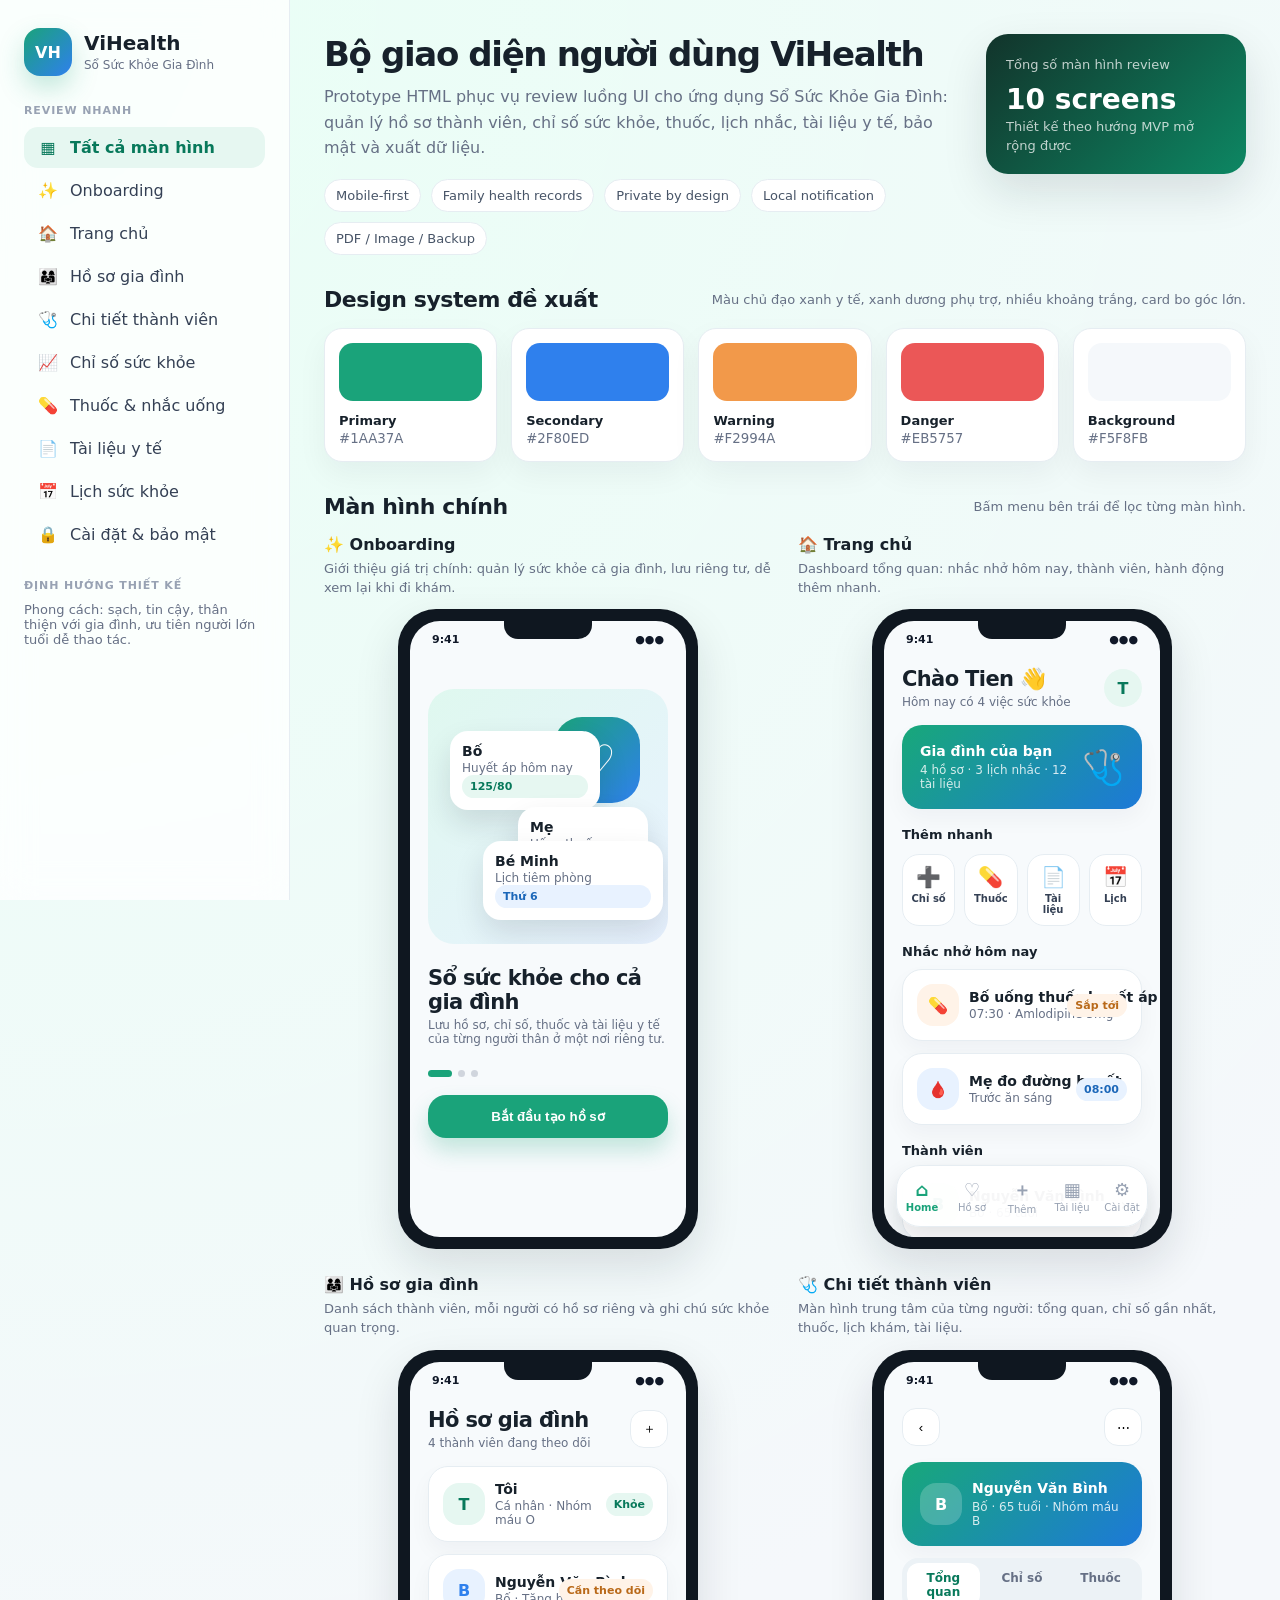
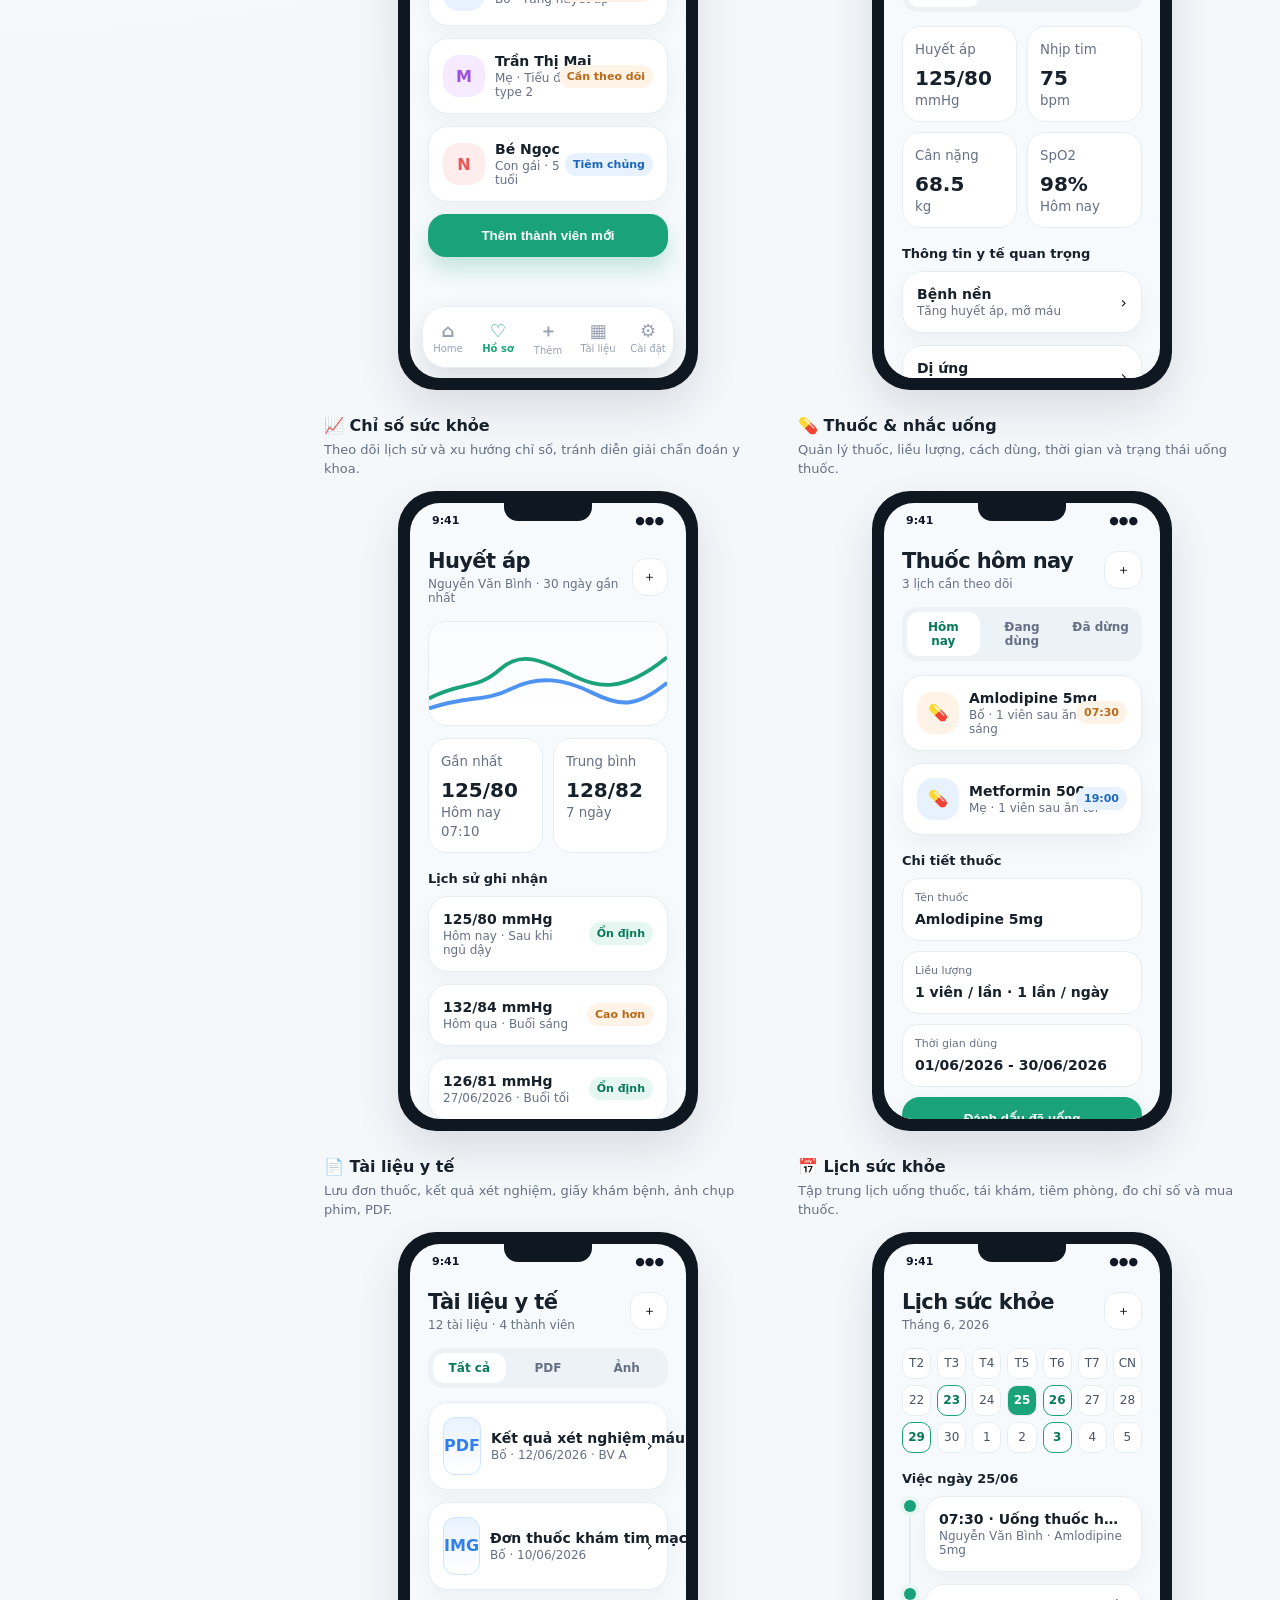
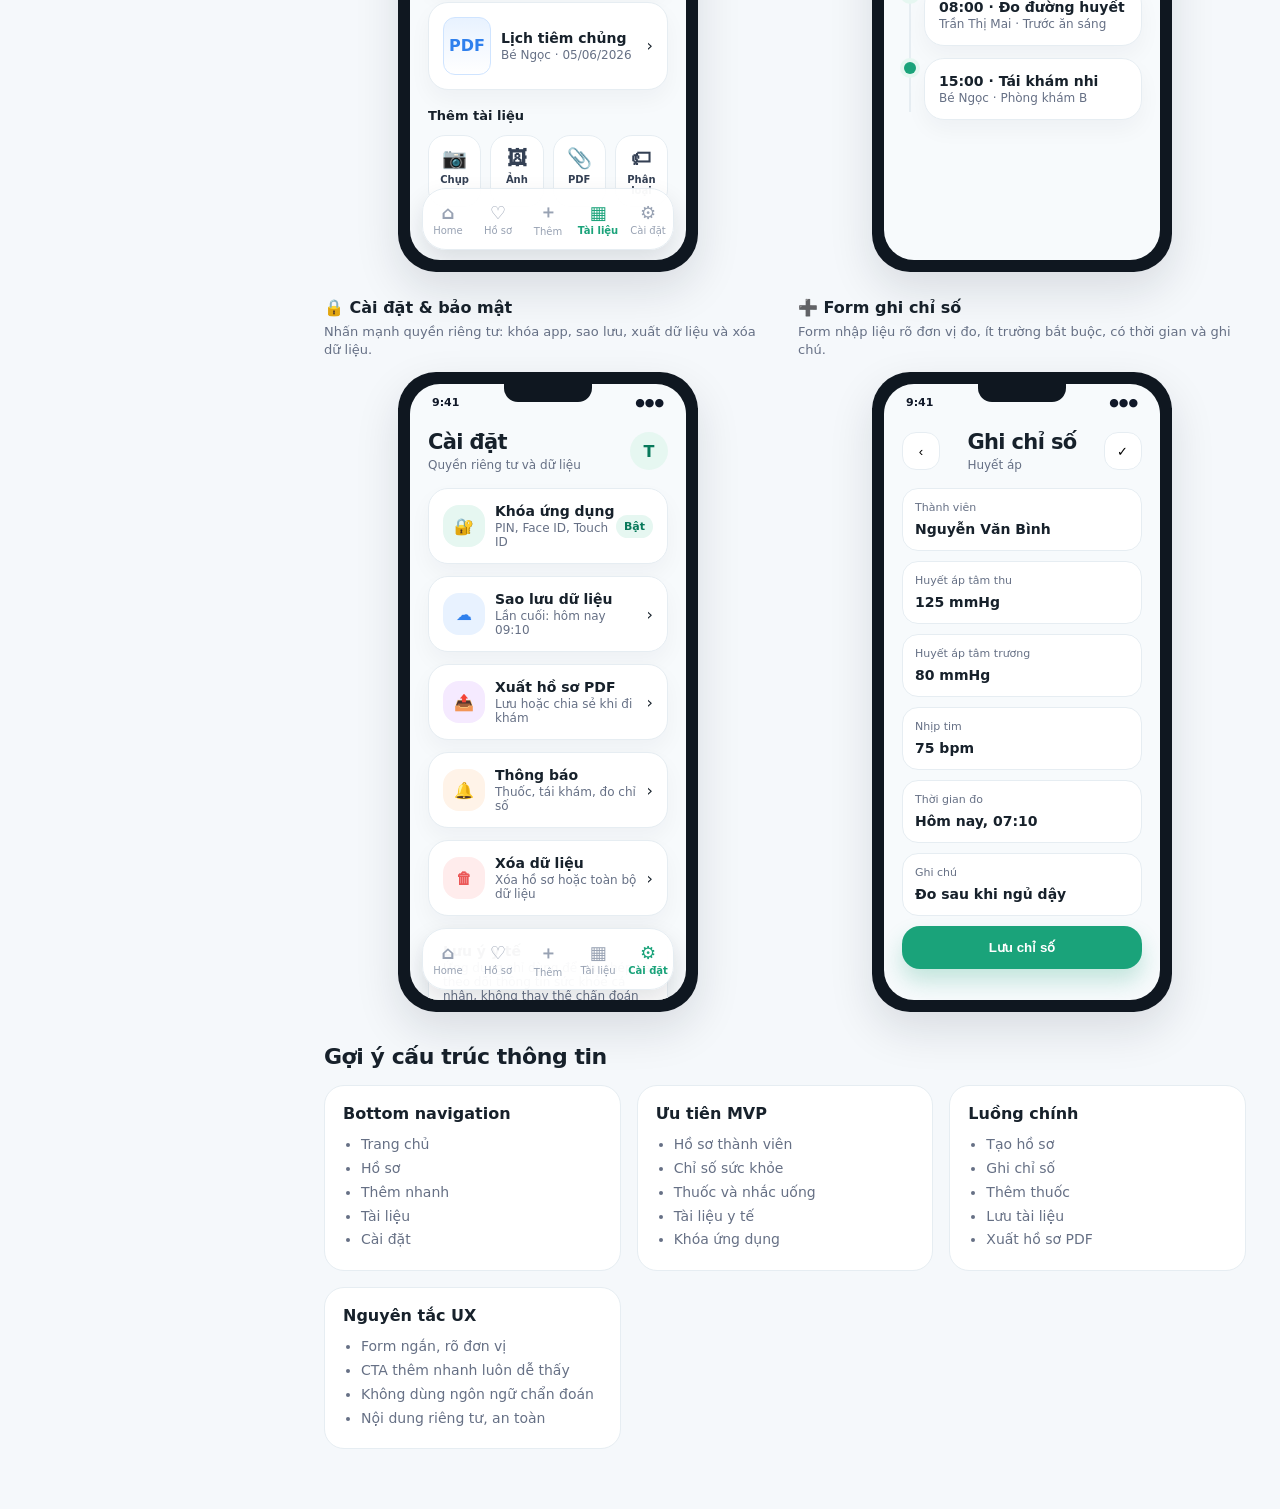
<file: handoff/vihealth-ui-handoff/index.html>
<!DOCTYPE html>
<html lang="vi">
<head>
  <meta charset="UTF-8" />
  <meta name="viewport" content="width=device-width, initial-scale=1.0" />
  <title>ViHealth - UI Review Prototype</title>
  <link rel="stylesheet" href="styles.css" />
</head>
<body>
  <div class="app-shell">
    <aside class="sidebar">
      <div class="brand">
        <div class="brand-icon">VH</div>
        <div>
          <div class="brand-title">ViHealth</div>
          <div class="brand-sub">Sổ Sức Khỏe Gia Đình</div>
        </div>
      </div>

      <div class="section-title">Review nhanh</div>
      <button class="nav-btn active" data-filter="all"><span class="nav-ico">▦</span> Tất cả màn hình</button>
      <button class="nav-btn" data-filter="onboarding"><span class="nav-ico">✨</span> Onboarding</button>
      <button class="nav-btn" data-filter="home"><span class="nav-ico">🏠</span> Trang chủ</button>
      <button class="nav-btn" data-filter="members"><span class="nav-ico">👨‍👩‍👧</span> Hồ sơ gia đình</button>
      <button class="nav-btn" data-filter="detail"><span class="nav-ico">🩺</span> Chi tiết thành viên</button>
      <button class="nav-btn" data-filter="metrics"><span class="nav-ico">📈</span> Chỉ số sức khỏe</button>
      <button class="nav-btn" data-filter="medicine"><span class="nav-ico">💊</span> Thuốc & nhắc uống</button>
      <button class="nav-btn" data-filter="documents"><span class="nav-ico">📄</span> Tài liệu y tế</button>
      <button class="nav-btn" data-filter="calendar"><span class="nav-ico">📅</span> Lịch sức khỏe</button>
      <button class="nav-btn" data-filter="settings"><span class="nav-ico">🔒</span> Cài đặt & bảo mật</button>

      <div class="section-title">Định hướng thiết kế</div>
      <div class="hint">Phong cách: sạch, tin cậy, thân thiện với gia đình, ưu tiên người lớn tuổi dễ thao tác.</div>
    </aside>

    <main class="main">
      <section class="hero">
        <div>
          <h1>Bộ giao diện người dùng ViHealth</h1>
          <p class="lead">Prototype HTML phục vụ review luồng UI cho ứng dụng Sổ Sức Khỏe Gia Đình: quản lý hồ sơ thành viên, chỉ số sức khỏe, thuốc, lịch nhắc, tài liệu y tế, bảo mật và xuất dữ liệu.</p>
          <div class="badge-row">
            <span class="badge">Mobile-first</span>
            <span class="badge">Family health records</span>
            <span class="badge">Private by design</span>
            <span class="badge">Local notification</span>
            <span class="badge">PDF / Image / Backup</span>
          </div>
        </div>
        <div class="hero-card">
          <span>Tổng số màn hình review</span>
          <strong>10 screens</strong>
          <span>Thiết kế theo hướng MVP mở rộng được</span>
        </div>
      </section>

      <section class="block">
        <div class="block-head">
          <h2>Design system đề xuất</h2>
          <span class="hint">Màu chủ đạo xanh y tế, xanh dương phụ trợ, nhiều khoảng trắng, card bo góc lớn.</span>
        </div>
        <div class="tokens">
          <div class="token-card"><div class="swatch" style="background:#1aa37a"></div><b>Primary</b><small>#1AA37A</small></div>
          <div class="token-card"><div class="swatch" style="background:#2f80ed"></div><b>Secondary</b><small>#2F80ED</small></div>
          <div class="token-card"><div class="swatch" style="background:#f2994a"></div><b>Warning</b><small>#F2994A</small></div>
          <div class="token-card"><div class="swatch" style="background:#eb5757"></div><b>Danger</b><small>#EB5757</small></div>
          <div class="token-card"><div class="swatch" style="background:#f5f8fb"></div><b>Background</b><small>#F5F8FB</small></div>
        </div>
      </section>

      <section class="block">
        <div class="block-head">
          <h2>Màn hình chính</h2>
          <span class="hint">Bấm menu bên trái để lọc từng màn hình.</span>
        </div>
        <div class="screen-grid">

          <article class="screen-card show" data-screen="onboarding">
            <p class="screen-label">✨ Onboarding</p>
            <p class="screen-note">Giới thiệu giá trị chính: quản lý sức khỏe cả gia đình, lưu riêng tư, dễ xem lại khi đi khám.</p>
            <div class="phone"><div class="screen"><div class="status"><span>9:41</span><span>●●●</span></div><div class="content">
              <div class="onboarding-visual">
                <div class="big-icon">♡</div>
                <div class="floating-card fc1"><div class="title">Bố</div><div class="sub">Huyết áp hôm nay</div><div class="pill">125/80</div></div>
                <div class="floating-card fc2"><div class="title">Mẹ</div><div class="sub">Uống thuốc</div><div class="pill orange">07:30</div></div>
                <div class="floating-card fc3"><div class="title">Bé Minh</div><div class="sub">Lịch tiêm phòng</div><div class="pill blue">Thứ 6</div></div>
              </div>
              <div class="page-title"><h3>Sổ sức khỏe cho cả gia đình</h3><p>Lưu hồ sơ, chỉ số, thuốc và tài liệu y tế của từng người thân ở một nơi riêng tư.</p></div>
              <div style="display:flex; gap:6px; margin:24px 0 18px"><span style="height:7px;width:24px;background:var(--primary);border-radius:99px"></span><span style="height:7px;width:7px;background:#d0d5dd;border-radius:50%"></span><span style="height:7px;width:7px;background:#d0d5dd;border-radius:50%"></span></div>
              <button class="primary-btn">Bắt đầu tạo hồ sơ</button>
            </div></div></div>
          </article>

          <article class="screen-card show" data-screen="home">
            <p class="screen-label">🏠 Trang chủ</p>
            <p class="screen-note">Dashboard tổng quan: nhắc nhở hôm nay, thành viên, hành động thêm nhanh.</p>
            <div class="phone"><div class="screen"><div class="status"><span>9:41</span><span>●●●</span></div><div class="content scroll">
              <div class="topbar"><div class="hello"><h3>Chào Tien 👋</h3><p>Hôm nay có 4 việc sức khỏe</p></div><div class="avatar">T</div></div>
              <div class="card green-card"><div class="row"><div><div class="title">Gia đình của bạn</div><p>4 hồ sơ · 3 lịch nhắc · 12 tài liệu</p></div><div style="font-size:34px">🩺</div></div></div>
              <div class="section-mini">Thêm nhanh</div>
              <div class="quick-grid"><div class="quick"><b>➕</b>Chỉ số</div><div class="quick"><b>💊</b>Thuốc</div><div class="quick"><b>📄</b>Tài liệu</div><div class="quick"><b>📅</b>Lịch</div></div>
              <div class="section-mini">Nhắc nhở hôm nay</div>
              <div class="card row"><div class="left"><div class="circle orange">💊</div><div><div class="title">Bố uống thuốc huyết áp</div><div class="sub">07:30 · Amlodipine 5mg</div></div></div><span class="pill orange">Sắp tới</span></div>
              <div class="card row"><div class="left"><div class="circle blue">🩸</div><div><div class="title">Mẹ đo đường huyết</div><div class="sub">Trước ăn sáng</div></div></div><span class="pill blue">08:00</span></div>
              <div class="section-mini">Thành viên</div>
              <div class="card row"><div class="left"><div class="circle">B</div><div><div class="title">Nguyễn Văn Bình</div><div class="sub">Bố · 65 tuổi</div></div></div><span>›</span></div>
              <div class="card row"><div class="left"><div class="circle purple">M</div><div><div class="title">Trần Thị Mai</div><div class="sub">Mẹ · 61 tuổi</div></div></div><span>›</span></div>
            </div><div class="bottom-nav"><div class="tab active"><b>⌂</b>Home</div><div class="tab"><b>♡</b>Hồ sơ</div><div class="tab"><b>＋</b>Thêm</div><div class="tab"><b>▦</b>Tài liệu</div><div class="tab"><b>⚙</b>Cài đặt</div></div></div></div>
          </article>

          <article class="screen-card show" data-screen="members">
            <p class="screen-label">👨‍👩‍👧 Hồ sơ gia đình</p>
            <p class="screen-note">Danh sách thành viên, mỗi người có hồ sơ riêng và ghi chú sức khỏe quan trọng.</p>
            <div class="phone"><div class="screen"><div class="status"><span>9:41</span><span>●●●</span></div><div class="content scroll">
              <div class="topbar"><div class="page-title"><h3>Hồ sơ gia đình</h3><p>4 thành viên đang theo dõi</p></div><button class="icon-btn">＋</button></div>
              <div class="card row"><div class="left"><div class="circle">T</div><div><div class="title">Tôi</div><div class="sub">Cá nhân · Nhóm máu O</div></div></div><span class="pill">Khỏe</span></div>
              <div class="card row"><div class="left"><div class="circle blue">B</div><div><div class="title">Nguyễn Văn Bình</div><div class="sub">Bố · Tăng huyết áp</div></div></div><span class="pill orange">Cần theo dõi</span></div>
              <div class="card row"><div class="left"><div class="circle purple">M</div><div><div class="title">Trần Thị Mai</div><div class="sub">Mẹ · Tiểu đường type 2</div></div></div><span class="pill orange">Cần theo dõi</span></div>
              <div class="card row"><div class="left"><div class="circle red">N</div><div><div class="title">Bé Ngọc</div><div class="sub">Con gái · 5 tuổi</div></div></div><span class="pill blue">Tiêm chủng</span></div>
              <button class="primary-btn">Thêm thành viên mới</button>
            </div><div class="bottom-nav"><div class="tab"><b>⌂</b>Home</div><div class="tab active"><b>♡</b>Hồ sơ</div><div class="tab"><b>＋</b>Thêm</div><div class="tab"><b>▦</b>Tài liệu</div><div class="tab"><b>⚙</b>Cài đặt</div></div></div></div>
          </article>

          <article class="screen-card show" data-screen="detail">
            <p class="screen-label">🩺 Chi tiết thành viên</p>
            <p class="screen-note">Màn hình trung tâm của từng người: tổng quan, chỉ số gần nhất, thuốc, lịch khám, tài liệu.</p>
            <div class="phone"><div class="screen"><div class="status"><span>9:41</span><span>●●●</span></div><div class="content scroll">
              <div class="topbar"><button class="icon-btn">‹</button><button class="icon-btn">⋯</button></div>
              <div class="card green-card"><div class="row"><div class="left"><div class="circle" style="background:rgba(255,255,255,.2);color:white">B</div><div><div class="title">Nguyễn Văn Bình</div><p>Bố · 65 tuổi · Nhóm máu B</p></div></div></div></div>
              <div class="segmented"><span class="active">Tổng quan</span><span>Chỉ số</span><span>Thuốc</span></div>
              <div class="metric-grid"><div class="metric"><small>Huyết áp</small><div class="value">125/80</div><small>mmHg</small></div><div class="metric"><small>Nhịp tim</small><div class="value">75</div><small>bpm</small></div><div class="metric"><small>Cân nặng</small><div class="value">68.5</div><small>kg</small></div><div class="metric"><small>SpO2</small><div class="value">98%</div><small>Hôm nay</small></div></div>
              <div class="section-mini">Thông tin y tế quan trọng</div>
              <div class="card"><div class="row"><div><div class="title">Bệnh nền</div><div class="sub">Tăng huyết áp, mỡ máu</div></div><span>›</span></div></div>
              <div class="card"><div class="row"><div><div class="title">Dị ứng</div><div class="sub">Chưa ghi nhận</div></div><span>›</span></div></div>
              <div class="section-mini">Tài liệu gần đây</div>
              <div class="card row"><div class="left"><div class="doc-thumb">PDF</div><div><div class="title">Kết quả xét nghiệm máu</div><div class="sub">Bệnh viện A · 12/06/2026</div></div></div></div>
            </div></div></div>
          </article>

          <article class="screen-card show" data-screen="metrics">
            <p class="screen-label">📈 Chỉ số sức khỏe</p>
            <p class="screen-note">Theo dõi lịch sử và xu hướng chỉ số, tránh diễn giải chẩn đoán y khoa.</p>
            <div class="phone"><div class="screen"><div class="status"><span>9:41</span><span>●●●</span></div><div class="content scroll">
              <div class="topbar"><div class="page-title"><h3>Huyết áp</h3><p>Nguyễn Văn Bình · 30 ngày gần nhất</p></div><button class="icon-btn">＋</button></div>
              <div class="fake-chart"><svg viewBox="0 0 260 105" preserveAspectRatio="none"><path d="M0 78 C35 60, 52 70, 78 48 S132 44, 158 55 S210 74, 260 36" fill="none" stroke="#1aa37a" stroke-width="4"/><path d="M0 88 C45 74, 60 82, 90 68 S148 58, 178 72 S226 88, 260 62" fill="none" stroke="#2f80ed" stroke-width="4" opacity=".85"/></svg></div>
              <div class="metric-grid" style="margin-top:12px"><div class="metric"><small>Gần nhất</small><div class="value">125/80</div><small>Hôm nay 07:10</small></div><div class="metric"><small>Trung bình</small><div class="value">128/82</div><small>7 ngày</small></div></div>
              <div class="section-mini">Lịch sử ghi nhận</div>
              <div class="card row"><div><div class="title">125/80 mmHg</div><div class="sub">Hôm nay · Sau khi ngủ dậy</div></div><span class="pill">Ổn định</span></div>
              <div class="card row"><div><div class="title">132/84 mmHg</div><div class="sub">Hôm qua · Buổi sáng</div></div><span class="pill orange">Cao hơn</span></div>
              <div class="card row"><div><div class="title">126/81 mmHg</div><div class="sub">27/06/2026 · Buổi tối</div></div><span class="pill">Ổn định</span></div>
              <button class="primary-btn">Ghi chỉ số mới</button>
            </div></div></div>
          </article>

          <article class="screen-card show" data-screen="medicine">
            <p class="screen-label">💊 Thuốc & nhắc uống</p>
            <p class="screen-note">Quản lý thuốc, liều lượng, cách dùng, thời gian và trạng thái uống thuốc.</p>
            <div class="phone"><div class="screen"><div class="status"><span>9:41</span><span>●●●</span></div><div class="content scroll">
              <div class="topbar"><div class="page-title"><h3>Thuốc hôm nay</h3><p>3 lịch cần theo dõi</p></div><button class="icon-btn">＋</button></div>
              <div class="segmented"><span class="active">Hôm nay</span><span>Đang dùng</span><span>Đã dừng</span></div>
              <div class="card row"><div class="left"><div class="circle orange">💊</div><div><div class="title">Amlodipine 5mg</div><div class="sub">Bố · 1 viên sau ăn sáng</div></div></div><span class="pill orange">07:30</span></div>
              <div class="card row"><div class="left"><div class="circle blue">💊</div><div><div class="title">Metformin 500mg</div><div class="sub">Mẹ · 1 viên sau ăn tối</div></div></div><span class="pill blue">19:00</span></div>
              <div class="section-mini">Chi tiết thuốc</div>
              <div class="input"><label>Tên thuốc</label><strong>Amlodipine 5mg</strong></div>
              <div class="input"><label>Liều lượng</label><strong>1 viên / lần · 1 lần / ngày</strong></div>
              <div class="input"><label>Thời gian dùng</label><strong>01/06/2026 - 30/06/2026</strong></div>
              <button class="primary-btn">Đánh dấu đã uống</button>
            </div></div></div>
          </article>

          <article class="screen-card show" data-screen="documents">
            <p class="screen-label">📄 Tài liệu y tế</p>
            <p class="screen-note">Lưu đơn thuốc, kết quả xét nghiệm, giấy khám bệnh, ảnh chụp phim, PDF.</p>
            <div class="phone"><div class="screen"><div class="status"><span>9:41</span><span>●●●</span></div><div class="content scroll">
              <div class="topbar"><div class="page-title"><h3>Tài liệu y tế</h3><p>12 tài liệu · 4 thành viên</p></div><button class="icon-btn">＋</button></div>
              <div class="segmented"><span class="active">Tất cả</span><span>PDF</span><span>Ảnh</span></div>
              <div class="card row"><div class="left"><div class="doc-thumb">PDF</div><div><div class="title">Kết quả xét nghiệm máu</div><div class="sub">Bố · 12/06/2026 · BV A</div></div></div><span>›</span></div>
              <div class="card row"><div class="left"><div class="doc-thumb">IMG</div><div><div class="title">Đơn thuốc khám tim mạch</div><div class="sub">Bố · 10/06/2026</div></div></div><span>›</span></div>
              <div class="card row"><div class="left"><div class="doc-thumb">PDF</div><div><div class="title">Lịch tiêm chủng</div><div class="sub">Bé Ngọc · 05/06/2026</div></div></div><span>›</span></div>
              <div class="section-mini">Thêm tài liệu</div>
              <div class="quick-grid"><div class="quick"><b>📷</b>Chụp</div><div class="quick"><b>🖼</b>Ảnh</div><div class="quick"><b>📎</b>PDF</div><div class="quick"><b>🏷</b>Phân loại</div></div>
            </div><div class="bottom-nav"><div class="tab"><b>⌂</b>Home</div><div class="tab"><b>♡</b>Hồ sơ</div><div class="tab"><b>＋</b>Thêm</div><div class="tab active"><b>▦</b>Tài liệu</div><div class="tab"><b>⚙</b>Cài đặt</div></div></div></div>
          </article>

          <article class="screen-card show" data-screen="calendar">
            <p class="screen-label">📅 Lịch sức khỏe</p>
            <p class="screen-note">Tập trung lịch uống thuốc, tái khám, tiêm phòng, đo chỉ số và mua thuốc.</p>
            <div class="phone"><div class="screen"><div class="status"><span>9:41</span><span>●●●</span></div><div class="content scroll">
              <div class="topbar"><div class="page-title"><h3>Lịch sức khỏe</h3><p>Tháng 6, 2026</p></div><button class="icon-btn">＋</button></div>
              <div class="calendar-grid">
                <div class="day">T2</div><div class="day">T3</div><div class="day">T4</div><div class="day">T5</div><div class="day">T6</div><div class="day">T7</div><div class="day">CN</div>
                <div class="day">22</div><div class="day has">23</div><div class="day">24</div><div class="day active">25</div><div class="day has">26</div><div class="day">27</div><div class="day">28</div>
                <div class="day has">29</div><div class="day">30</div><div class="day">1</div><div class="day">2</div><div class="day has">3</div><div class="day">4</div><div class="day">5</div>
              </div>
              <div class="section-mini">Việc ngày 25/06</div>
              <div class="timeline">
                <div class="timeline-item"><div class="card"><div class="title">07:30 · Uống thuốc huyết áp</div><div class="sub">Nguyễn Văn Bình · Amlodipine 5mg</div></div></div>
                <div class="timeline-item"><div class="card"><div class="title">08:00 · Đo đường huyết</div><div class="sub">Trần Thị Mai · Trước ăn sáng</div></div></div>
                <div class="timeline-item"><div class="card"><div class="title">15:00 · Tái khám nhi</div><div class="sub">Bé Ngọc · Phòng khám B</div></div></div>
              </div>
            </div></div></div>
          </article>

          <article class="screen-card show" data-screen="settings">
            <p class="screen-label">🔒 Cài đặt & bảo mật</p>
            <p class="screen-note">Nhấn mạnh quyền riêng tư: khóa app, sao lưu, xuất dữ liệu và xóa dữ liệu.</p>
            <div class="phone"><div class="screen"><div class="status"><span>9:41</span><span>●●●</span></div><div class="content scroll">
              <div class="topbar"><div class="page-title"><h3>Cài đặt</h3><p>Quyền riêng tư và dữ liệu</p></div><div class="avatar">T</div></div>
              <div class="card row"><div class="left"><div class="circle">🔐</div><div><div class="title">Khóa ứng dụng</div><div class="sub">PIN, Face ID, Touch ID</div></div></div><span class="pill">Bật</span></div>
              <div class="card row"><div class="left"><div class="circle blue">☁️</div><div><div class="title">Sao lưu dữ liệu</div><div class="sub">Lần cuối: hôm nay 09:10</div></div></div><span>›</span></div>
              <div class="card row"><div class="left"><div class="circle purple">📤</div><div><div class="title">Xuất hồ sơ PDF</div><div class="sub">Lưu hoặc chia sẻ khi đi khám</div></div></div><span>›</span></div>
              <div class="card row"><div class="left"><div class="circle orange">🔔</div><div><div class="title">Thông báo</div><div class="sub">Thuốc, tái khám, đo chỉ số</div></div></div><span>›</span></div>
              <div class="card row"><div class="left"><div class="circle red">🗑</div><div><div class="title">Xóa dữ liệu</div><div class="sub">Xóa hồ sơ hoặc toàn bộ dữ liệu</div></div></div><span>›</span></div>
              <div class="card"><div class="title">Lưu ý y tế</div><div class="sub">Ứng dụng chỉ dùng để ghi chép và theo dõi thông tin sức khỏe cá nhân, không thay thế chẩn đoán hoặc tư vấn y tế.</div></div>
            </div><div class="bottom-nav"><div class="tab"><b>⌂</b>Home</div><div class="tab"><b>♡</b>Hồ sơ</div><div class="tab"><b>＋</b>Thêm</div><div class="tab"><b>▦</b>Tài liệu</div><div class="tab active"><b>⚙</b>Cài đặt</div></div></div></div>
          </article>

          <article class="screen-card show" data-screen="metrics">
            <p class="screen-label">➕ Form ghi chỉ số</p>
            <p class="screen-note">Form nhập liệu rõ đơn vị đo, ít trường bắt buộc, có thời gian và ghi chú.</p>
            <div class="phone"><div class="screen"><div class="status"><span>9:41</span><span>●●●</span></div><div class="content scroll">
              <div class="topbar"><button class="icon-btn">‹</button><div class="page-title"><h3>Ghi chỉ số</h3><p>Huyết áp</p></div><button class="icon-btn">✓</button></div>
              <div class="input"><label>Thành viên</label><strong>Nguyễn Văn Bình</strong></div>
              <div class="input"><label>Huyết áp tâm thu</label><strong>125 mmHg</strong></div>
              <div class="input"><label>Huyết áp tâm trương</label><strong>80 mmHg</strong></div>
              <div class="input"><label>Nhịp tim</label><strong>75 bpm</strong></div>
              <div class="input"><label>Thời gian đo</label><strong>Hôm nay, 07:10</strong></div>
              <div class="input"><label>Ghi chú</label><strong>Đo sau khi ngủ dậy</strong></div>
              <button class="primary-btn">Lưu chỉ số</button>
            </div></div></div>
          </article>
        </div>
      </section>

      <section class="block">
        <div class="block-head"><h2>Gợi ý cấu trúc thông tin</h2></div>
        <div class="spec-grid">
          <div class="spec"><h3>Bottom navigation</h3><ul><li>Trang chủ</li><li>Hồ sơ</li><li>Thêm nhanh</li><li>Tài liệu</li><li>Cài đặt</li></ul></div>
          <div class="spec"><h3>Ưu tiên MVP</h3><ul><li>Hồ sơ thành viên</li><li>Chỉ số sức khỏe</li><li>Thuốc và nhắc uống</li><li>Tài liệu y tế</li><li>Khóa ứng dụng</li></ul></div>
          <div class="spec"><h3>Luồng chính</h3><ul><li>Tạo hồ sơ</li><li>Ghi chỉ số</li><li>Thêm thuốc</li><li>Lưu tài liệu</li><li>Xuất hồ sơ PDF</li></ul></div>
          <div class="spec"><h3>Nguyên tắc UX</h3><ul><li>Form ngắn, rõ đơn vị</li><li>CTA thêm nhanh luôn dễ thấy</li><li>Không dùng ngôn ngữ chẩn đoán</li><li>Nội dung riêng tư, an toàn</li></ul></div>
        </div>
      </section>
    </main>
  </div>

  <script>
    const buttons = document.querySelectorAll('.nav-btn');
    const cards = document.querySelectorAll('.screen-card');
    buttons.forEach(btn => {
      btn.addEventListener('click', () => {
        buttons.forEach(b => b.classList.remove('active'));
        btn.classList.add('active');
        const filter = btn.dataset.filter;
        cards.forEach(card => {
          if (filter === 'all' || card.dataset.screen === filter) card.classList.add('show');
          else card.classList.remove('show');
        });
        window.scrollTo({ top: 0, behavior: 'smooth' });
      });
    });
  </script>
</body>
</html>
</file>
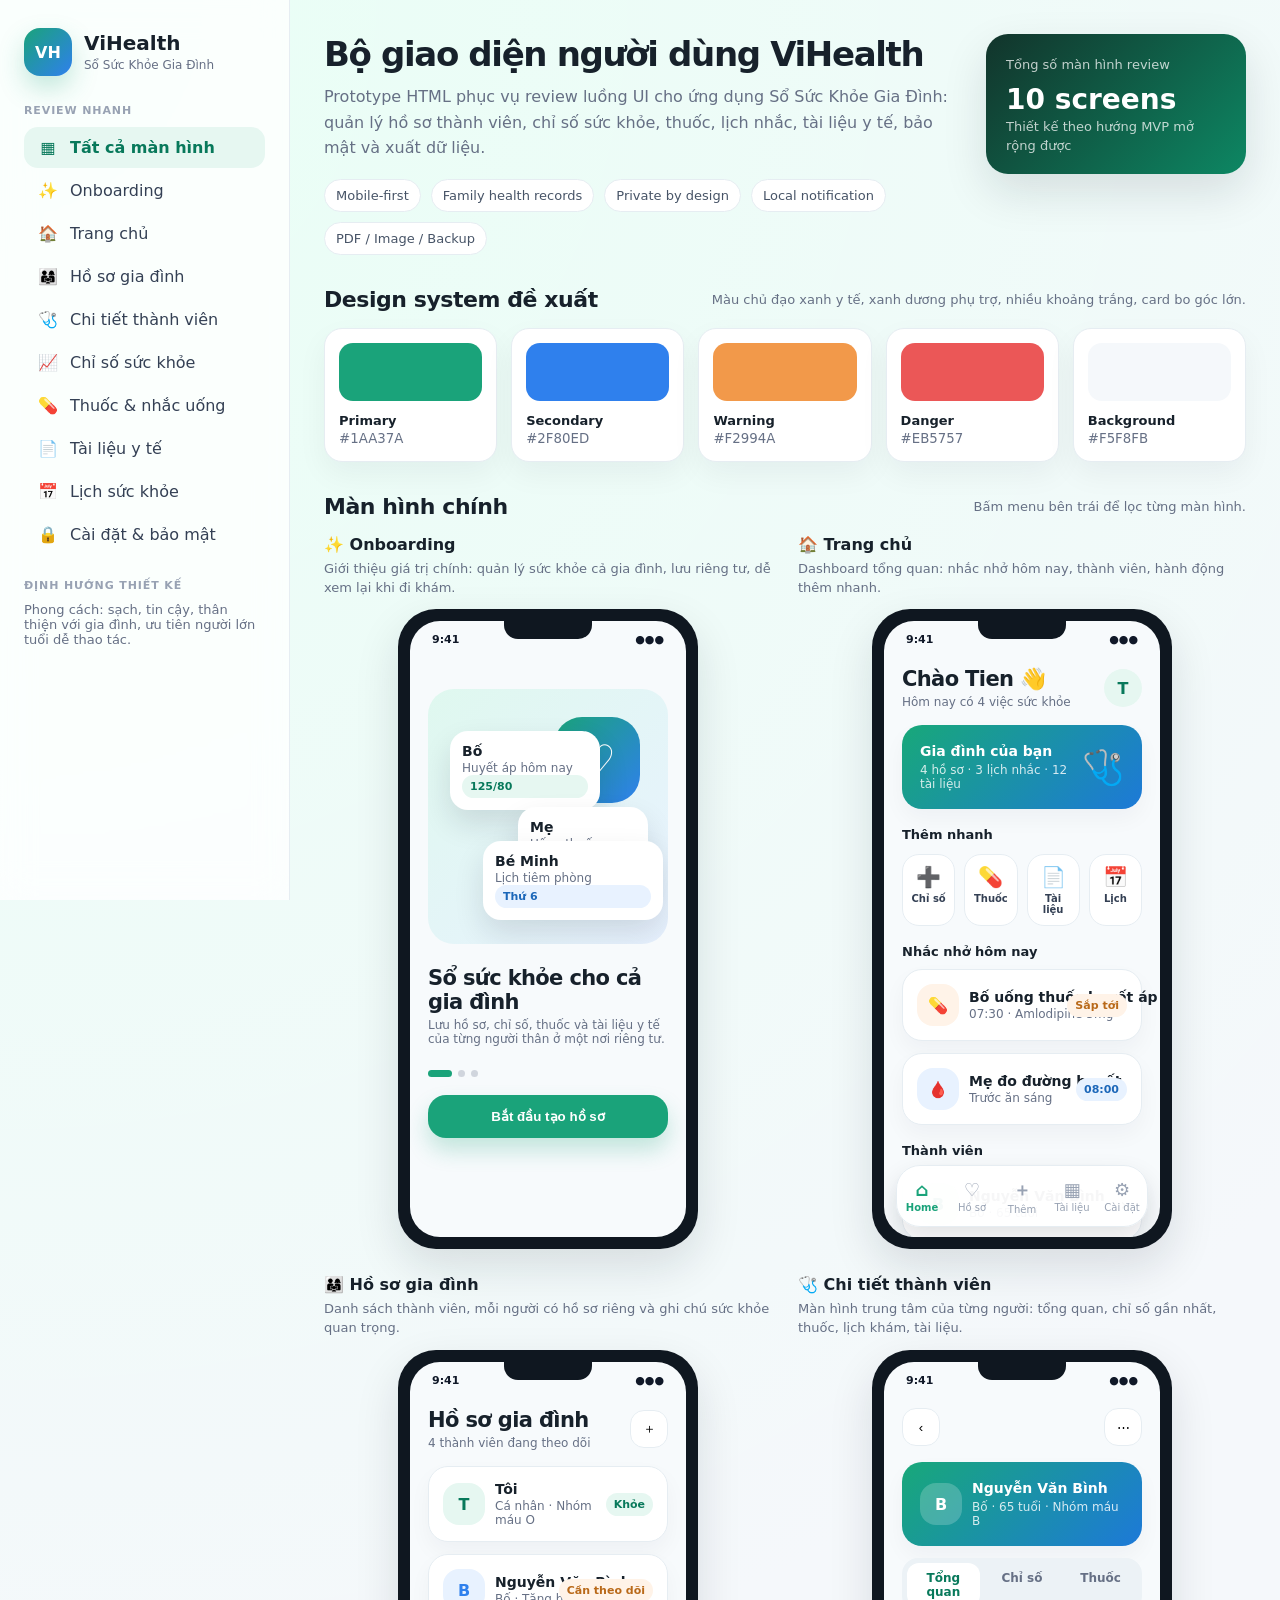
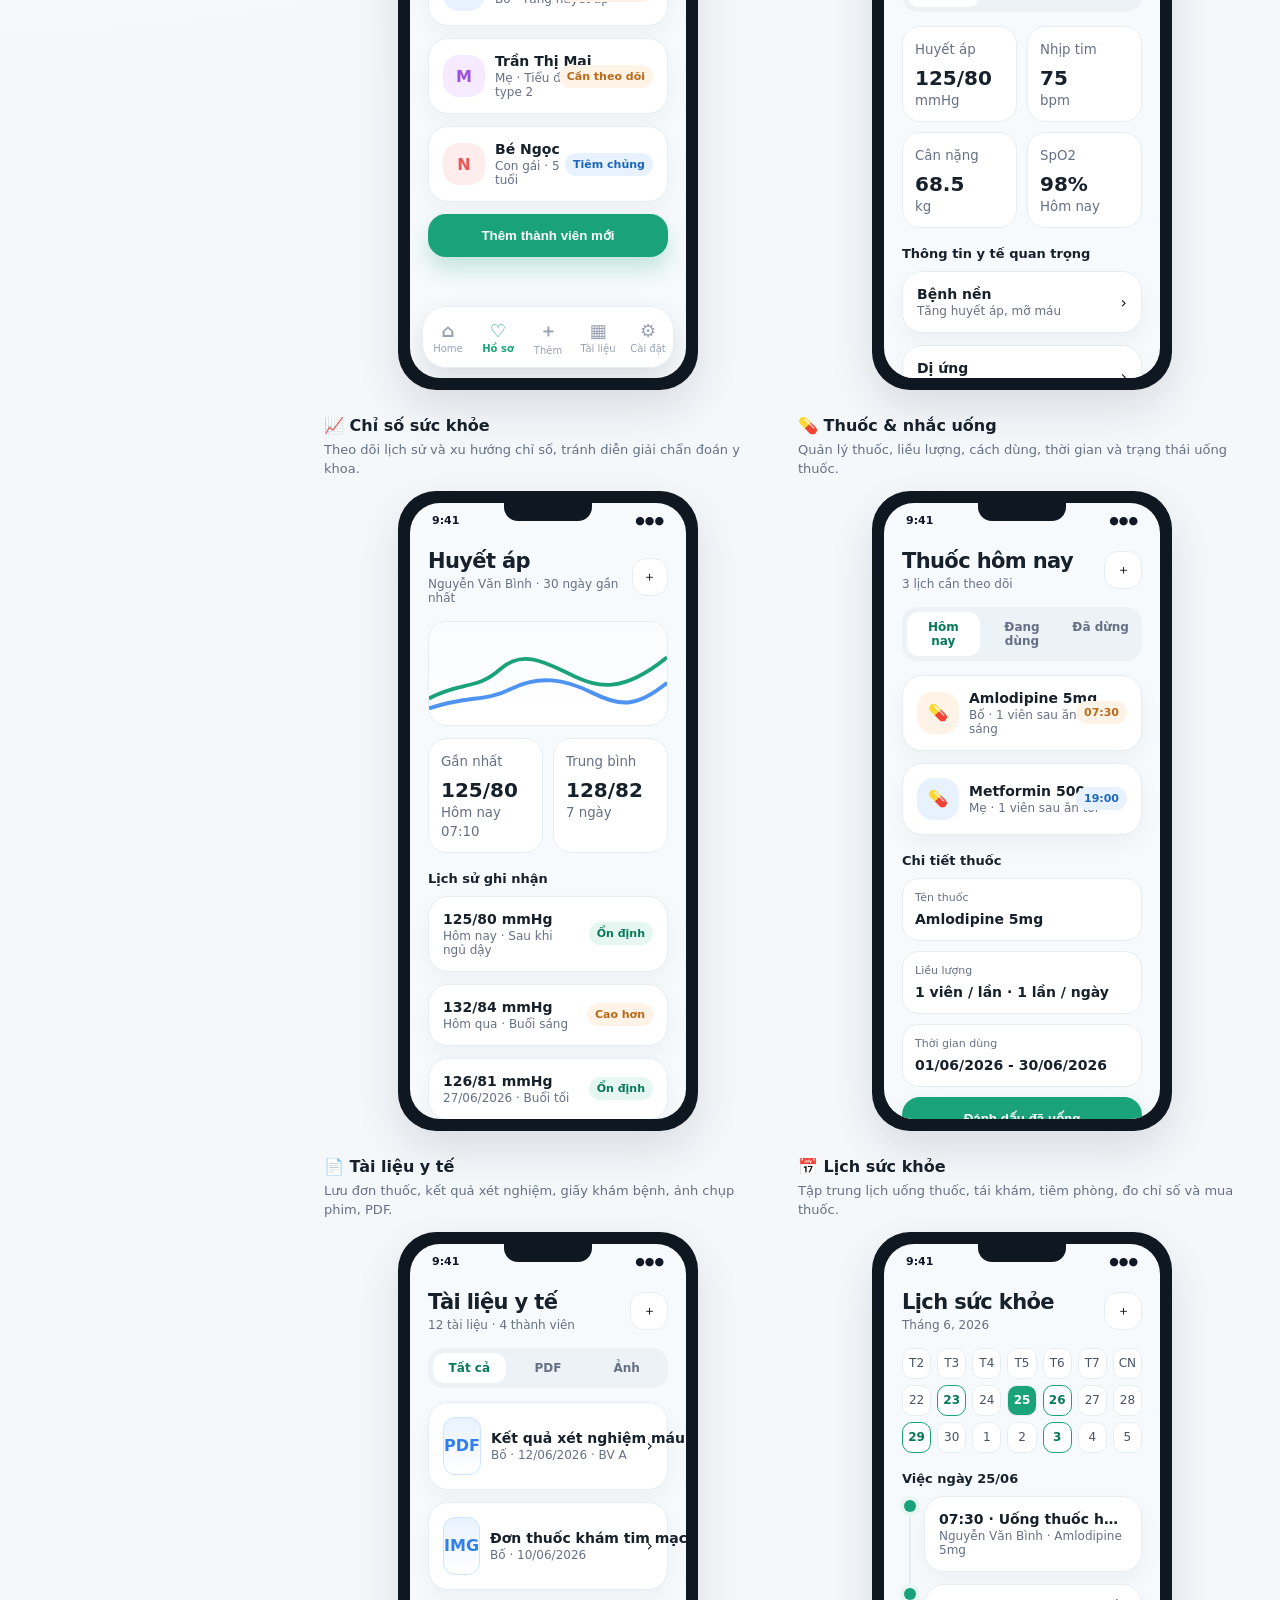
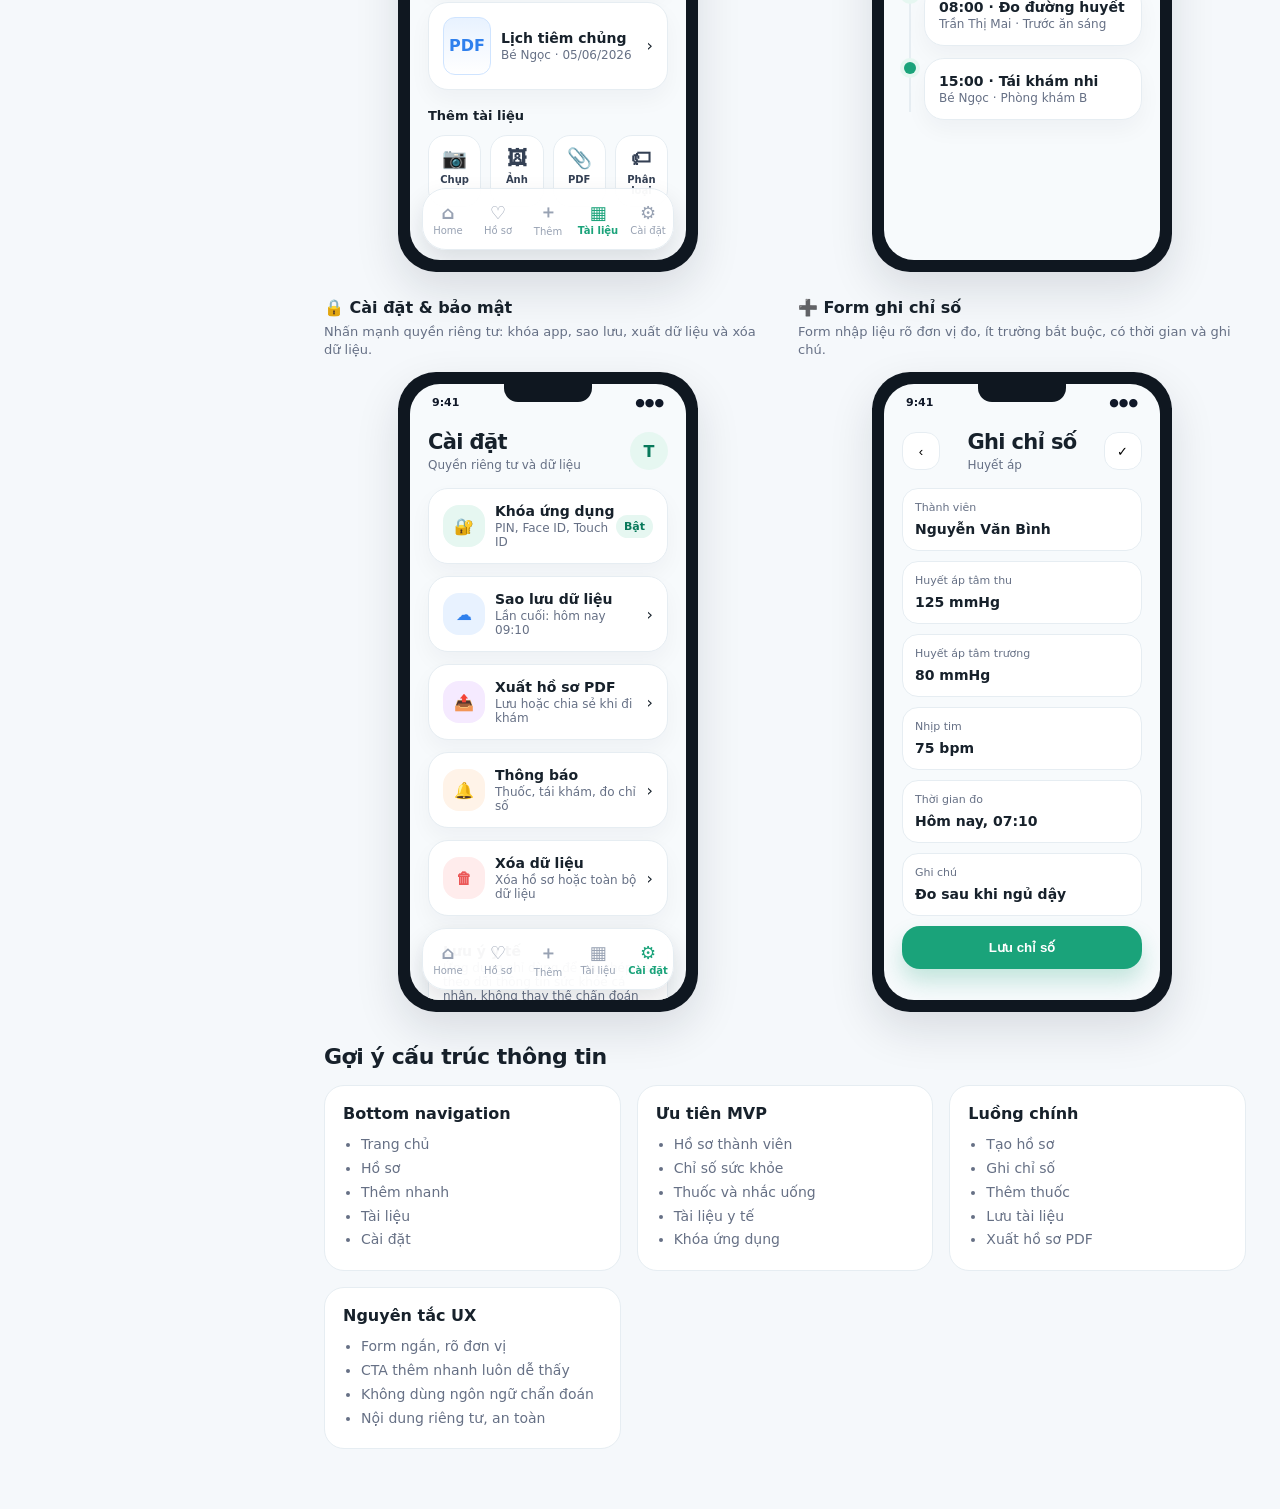
<file: handoff/vihealth-ui-handoff/prototype-standalone.html>
<!DOCTYPE html>
<html lang="vi">
<head>
  <meta charset="UTF-8" />
  <meta name="viewport" content="width=device-width, initial-scale=1.0" />
  <title>ViHealth - UI Review Prototype</title>
  <style>
    :root {
      --bg: #f5f8fb;
      --surface: #ffffff;
      --surface-soft: #f8fbfd;
      --primary: #1aa37a;
      --primary-dark: #08795b;
      --primary-soft: #e6f7f1;
      --secondary: #2f80ed;
      --warning: #f2994a;
      --danger: #eb5757;
      --purple: #9b51e0;
      --text: #17212b;
      --muted: #667085;
      --line: #e6edf2;
      --shadow: 0 18px 45px rgba(16, 24, 40, 0.12);
      --radius-xl: 28px;
      --radius-lg: 20px;
      --radius-md: 14px;
      --font: Inter, ui-sans-serif, system-ui, -apple-system, BlinkMacSystemFont, "Segoe UI", sans-serif;
    }

    * { box-sizing: border-box; }
    body {
      margin: 0;
      font-family: var(--font);
      background: radial-gradient(circle at top left, #e8fff5 0, transparent 36%), var(--bg);
      color: var(--text);
    }

    .app-shell {
      display: grid;
      grid-template-columns: 290px 1fr;
      min-height: 100vh;
    }

    .sidebar {
      position: sticky;
      top: 0;
      height: 100vh;
      padding: 28px 24px;
      background: rgba(255,255,255,0.78);
      backdrop-filter: blur(16px);
      border-right: 1px solid var(--line);
      overflow-y: auto;
    }

    .brand {
      display: flex;
      align-items: center;
      gap: 12px;
      margin-bottom: 28px;
    }
    .brand-icon {
      width: 48px;
      height: 48px;
      border-radius: 16px;
      display: grid;
      place-items: center;
      color: white;
      font-weight: 900;
      background: linear-gradient(135deg, var(--primary), var(--secondary));
      box-shadow: 0 12px 26px rgba(26,163,122,.25);
    }
    .brand-title { font-weight: 800; font-size: 20px; line-height: 1.1; }
    .brand-sub { color: var(--muted); font-size: 12px; margin-top: 4px; }

    .section-title {
      color: #98a2b3;
      text-transform: uppercase;
      letter-spacing: .08em;
      font-size: 11px;
      font-weight: 800;
      margin: 24px 0 10px;
    }

    .nav-btn {
      width: 100%;
      border: 0;
      background: transparent;
      display: flex;
      align-items: center;
      gap: 10px;
      padding: 11px 12px;
      border-radius: 14px;
      color: #344054;
      cursor: pointer;
      font: inherit;
      text-align: left;
      margin: 2px 0;
    }
    .nav-btn:hover, .nav-btn.active { background: var(--primary-soft); color: var(--primary-dark); font-weight: 700; }
    .nav-ico { width: 24px; text-align: center; }

    .main {
      padding: 34px 34px 60px;
      overflow: hidden;
    }
    .hero {
      display: flex;
      justify-content: space-between;
      align-items: flex-start;
      gap: 24px;
      margin-bottom: 26px;
    }
    h1 { margin: 0 0 10px; font-size: 34px; letter-spacing: -0.04em; }
    .lead { margin: 0; color: var(--muted); max-width: 820px; line-height: 1.6; }
    .badge-row { display: flex; flex-wrap: wrap; gap: 10px; margin-top: 18px; }
    .badge { padding: 8px 11px; background: #fff; border: 1px solid var(--line); border-radius: 999px; color: #475467; font-size: 13px; }
    .hero-card {
      min-width: 260px;
      border-radius: 22px;
      background: linear-gradient(135deg, #12342b, #0d8763);
      color: white;
      padding: 20px;
      box-shadow: var(--shadow);
    }
    .hero-card strong { display: block; font-size: 28px; margin-top: 10px; }
    .hero-card span { color: rgba(255,255,255,.74); font-size: 13px; }

    .block { margin-top: 32px; }
    .block-head { display: flex; justify-content: space-between; align-items: center; margin-bottom: 16px; gap: 16px; }
    .block h2 { font-size: 22px; margin: 0; letter-spacing: -0.02em; }
    .hint { color: var(--muted); font-size: 13px; }

    .tokens { display: grid; grid-template-columns: repeat(5, minmax(140px, 1fr)); gap: 14px; }
    .token-card { background: var(--surface); border: 1px solid var(--line); border-radius: 18px; padding: 14px; box-shadow: 0 12px 30px rgba(16,24,40,.05); }
    .swatch { height: 58px; border-radius: 14px; margin-bottom: 12px; }
    .token-card b { display:block; font-size: 13px; }
    .token-card small { color: var(--muted); }

    .screen-grid {
      display: grid;
      grid-template-columns: repeat(auto-fill, minmax(310px, 1fr));
      gap: 26px;
      align-items: start;
    }

    .screen-card { display: none; }
    .screen-card.show { display: block; }
    .screen-label { font-weight: 800; margin: 0 0 10px; display: flex; align-items: center; gap: 8px; }
    .screen-note { color: var(--muted); font-size: 13px; line-height: 1.45; margin: -4px 0 12px; }

    .phone {
      width: 300px;
      height: 640px;
      margin: 0 auto;
      background: #0f1720;
      border-radius: 38px;
      padding: 12px;
      box-shadow: var(--shadow);
      position: relative;
    }
    .phone::before {
      content: "";
      position: absolute;
      top: 8px; left: 50%; transform: translateX(-50%);
      width: 88px; height: 22px;
      background: #0f1720;
      border-radius: 0 0 14px 14px;
      z-index: 3;
    }
    .screen {
      height: 100%;
      border-radius: 30px;
      background: #f7fafc;
      overflow: hidden;
      position: relative;
    }
    .status {
      height: 36px;
      display: flex;
      justify-content: space-between;
      align-items: center;
      padding: 0 22px;
      font-size: 11px;
      font-weight: 700;
      color: #101828;
    }
    .content { padding: 10px 18px 82px; height: calc(100% - 36px); overflow: hidden; }
    .content.scroll { overflow-y: auto; }
    .topbar { display: flex; justify-content: space-between; align-items: center; margin-bottom: 16px; }
    .hello h3, .page-title h3 { margin: 0; font-size: 21px; letter-spacing: -0.03em; }
    .hello p, .page-title p { margin: 4px 0 0; color: var(--muted); font-size: 12px; }
    .avatar { width: 38px; height: 38px; border-radius: 50%; display: grid; place-items: center; background: var(--primary-soft); color: var(--primary-dark); font-weight: 800; }
    .icon-btn { width: 38px; height: 38px; border-radius: 14px; border: 1px solid var(--line); background: #fff; display: grid; place-items: center; }

    .bottom-nav {
      position: absolute;
      bottom: 10px; left: 12px; right: 12px;
      height: 62px;
      background: rgba(255,255,255,.96);
      border: 1px solid var(--line);
      border-radius: 24px;
      display: grid;
      grid-template-columns: repeat(5, 1fr);
      align-items: center;
      box-shadow: 0 12px 26px rgba(16,24,40,.12);
    }
    .tab { text-align: center; color: #98a2b3; font-size: 10px; }
    .tab b { display:block; font-size: 18px; margin-bottom: 2px; }
    .tab.active { color: var(--primary); font-weight: 800; }

    .card {
      background: #fff;
      border: 1px solid var(--line);
      border-radius: var(--radius-lg);
      padding: 14px;
      margin-bottom: 12px;
      box-shadow: 0 10px 22px rgba(16,24,40,.04);
    }
    .green-card {
      background: linear-gradient(135deg, #18a879, #1d79d8);
      color: #fff;
      border: none;
      padding: 18px;
    }
    .green-card p { color: rgba(255,255,255,.82); margin: 4px 0 0; font-size: 12px; }
    .row { display:flex; align-items:center; justify-content:space-between; gap: 10px; }
    .left { display:flex; align-items:center; gap: 10px; min-width: 0; }
    .circle { width: 42px; height: 42px; border-radius: 16px; display:grid; place-items:center; background: var(--primary-soft); color: var(--primary-dark); font-weight: 800; flex: none; }
    .circle.blue { background:#e8f2ff; color:#2f80ed; }
    .circle.orange { background:#fff3e8; color:#f2994a; }
    .circle.red { background:#ffecec; color:#eb5757; }
    .circle.purple { background:#f5eaff; color:#9b51e0; }
    .title { font-weight: 800; font-size: 14px; white-space: nowrap; overflow: hidden; text-overflow: ellipsis; }
    .sub { color: var(--muted); font-size: 12px; margin-top: 2px; }
    .pill { padding: 5px 8px; border-radius: 999px; background: var(--primary-soft); color: var(--primary-dark); font-size: 11px; font-weight: 800; white-space: nowrap; }
    .pill.orange { background:#fff3e8; color:#b96919; }
    .pill.blue { background:#e8f2ff; color:#1c67b9; }
    .pill.red { background:#ffecec; color:#b42318; }

    .quick-grid { display:grid; grid-template-columns: repeat(4, 1fr); gap: 9px; margin: 12px 0; }
    .quick { background:#fff; border:1px solid var(--line); border-radius:17px; padding: 10px 6px; text-align:center; font-size: 10px; font-weight: 700; color:#344054; }
    .quick b { display:block; font-size: 20px; margin-bottom: 4px; }

    .metric-grid { display:grid; grid-template-columns: 1fr 1fr; gap: 10px; }
    .metric { background:#fff; border:1px solid var(--line); border-radius:18px; padding: 12px; min-height: 86px; }
    .metric .value { font-size: 20px; font-weight: 900; margin-top: 8px; }
    .metric small { color: var(--muted); }

    .section-mini { font-size: 13px; font-weight: 900; margin: 18px 0 10px; }
    .fake-chart { height: 105px; border-radius: 18px; background: linear-gradient(180deg, #f9fbfd, #fff); border: 1px solid var(--line); position: relative; overflow: hidden; }
    .fake-chart svg { width: 100%; height: 100%; }

    .primary-btn { border:0; border-radius:18px; background: var(--primary); color:white; font-weight: 900; width:100%; padding: 14px; box-shadow: 0 12px 22px rgba(26,163,122,.24); }
    .input { background:#fff; border:1px solid var(--line); border-radius:16px; padding: 12px; margin-bottom: 10px; }
    .input label { display:block; font-size: 11px; color: var(--muted); margin-bottom: 5px; }
    .input strong { font-size: 14px; }
    .segmented { display: grid; grid-template-columns: repeat(3, 1fr); gap: 6px; background:#ecf2f6; padding: 5px; border-radius: 16px; margin-bottom: 14px; }
    .segmented span { text-align:center; padding: 8px; border-radius: 12px; font-size: 12px; color: var(--muted); font-weight: 800; }
    .segmented span.active { background:#fff; color: var(--primary-dark); }

    .doc-thumb { width: 48px; height: 58px; border-radius: 12px; background: linear-gradient(180deg, #e8f2ff, #fff); border: 1px solid #cfe4ff; display:grid; place-items:center; color:#2f80ed; font-weight:900; }
    .timeline { position: relative; padding-left: 22px; }
    .timeline::before { content:""; position:absolute; left:7px; top: 4px; bottom: 8px; width:2px; background: var(--line); }
    .timeline-item { position:relative; margin-bottom: 12px; }
    .timeline-item::before { content:""; position:absolute; left:-20px; top:4px; width: 12px; height: 12px; background: var(--primary); border-radius:50%; box-shadow:0 0 0 4px #e6f7f1; }
    .calendar-grid { display:grid; grid-template-columns: repeat(7, 1fr); gap: 6px; }
    .day { height: 31px; border-radius: 10px; display:grid; place-items:center; font-size: 12px; background:#fff; border:1px solid var(--line); color:#475467; }
    .day.active { background:var(--primary); color:white; font-weight:900; }
    .day.has { border-color:var(--primary); color:var(--primary-dark); font-weight:800; }

    .onboarding-visual {
      height: 255px;
      background: linear-gradient(135deg, #dff8ef, #e8f2ff);
      border-radius: 26px;
      margin: 22px 0;
      position: relative;
      overflow: hidden;
    }
    .floating-card { position:absolute; background:#fff; border-radius:18px; padding:12px; box-shadow:0 14px 30px rgba(16,24,40,.12); }
    .fc1 { left:22px; top:42px; width:150px; }
    .fc2 { right:20px; top:118px; width:130px; }
    .fc3 { left:55px; bottom:24px; width:180px; }
    .big-icon { position:absolute; right:28px; top:28px; width:86px; height:86px; border-radius:28px; background:linear-gradient(135deg,var(--primary),var(--secondary)); display:grid; place-items:center; color:white; font-size:42px; }

    .spec-grid { display:grid; grid-template-columns: repeat(auto-fit, minmax(260px,1fr)); gap: 16px; }
    .spec { background: #fff; border: 1px solid var(--line); border-radius: 20px; padding: 18px; }
    .spec h3 { margin: 0 0 10px; font-size: 16px; }
    .spec ul { margin: 0; padding-left: 18px; color: var(--muted); line-height: 1.7; font-size: 14px; }

    @media (max-width: 980px) {
      .app-shell { grid-template-columns: 1fr; }
      .sidebar { position: relative; height: auto; }
      .main { padding: 24px 16px 40px; }
      .hero { flex-direction: column; }
      .tokens { grid-template-columns: repeat(2, 1fr); }
      .screen-grid { grid-template-columns: 1fr; }
      .phone { width: 292px; }
    }

    @media print {
      .sidebar { display:none; }
      .app-shell { display:block; }
      .screen-card { display:block !important; break-inside: avoid; margin-bottom: 32px; }
      .phone { box-shadow:none; }
      body { background:white; }
    }
  </style>
</head>
<body>
  <div class="app-shell">
    <aside class="sidebar">
      <div class="brand">
        <div class="brand-icon">VH</div>
        <div>
          <div class="brand-title">ViHealth</div>
          <div class="brand-sub">Sổ Sức Khỏe Gia Đình</div>
        </div>
      </div>

      <div class="section-title">Review nhanh</div>
      <button class="nav-btn active" data-filter="all"><span class="nav-ico">▦</span> Tất cả màn hình</button>
      <button class="nav-btn" data-filter="onboarding"><span class="nav-ico">✨</span> Onboarding</button>
      <button class="nav-btn" data-filter="home"><span class="nav-ico">🏠</span> Trang chủ</button>
      <button class="nav-btn" data-filter="members"><span class="nav-ico">👨‍👩‍👧</span> Hồ sơ gia đình</button>
      <button class="nav-btn" data-filter="detail"><span class="nav-ico">🩺</span> Chi tiết thành viên</button>
      <button class="nav-btn" data-filter="metrics"><span class="nav-ico">📈</span> Chỉ số sức khỏe</button>
      <button class="nav-btn" data-filter="medicine"><span class="nav-ico">💊</span> Thuốc & nhắc uống</button>
      <button class="nav-btn" data-filter="documents"><span class="nav-ico">📄</span> Tài liệu y tế</button>
      <button class="nav-btn" data-filter="calendar"><span class="nav-ico">📅</span> Lịch sức khỏe</button>
      <button class="nav-btn" data-filter="settings"><span class="nav-ico">🔒</span> Cài đặt & bảo mật</button>

      <div class="section-title">Định hướng thiết kế</div>
      <div class="hint">Phong cách: sạch, tin cậy, thân thiện với gia đình, ưu tiên người lớn tuổi dễ thao tác.</div>
    </aside>

    <main class="main">
      <section class="hero">
        <div>
          <h1>Bộ giao diện người dùng ViHealth</h1>
          <p class="lead">Prototype HTML phục vụ review luồng UI cho ứng dụng Sổ Sức Khỏe Gia Đình: quản lý hồ sơ thành viên, chỉ số sức khỏe, thuốc, lịch nhắc, tài liệu y tế, bảo mật và xuất dữ liệu.</p>
          <div class="badge-row">
            <span class="badge">Mobile-first</span>
            <span class="badge">Family health records</span>
            <span class="badge">Private by design</span>
            <span class="badge">Local notification</span>
            <span class="badge">PDF / Image / Backup</span>
          </div>
        </div>
        <div class="hero-card">
          <span>Tổng số màn hình review</span>
          <strong>10 screens</strong>
          <span>Thiết kế theo hướng MVP mở rộng được</span>
        </div>
      </section>

      <section class="block">
        <div class="block-head">
          <h2>Design system đề xuất</h2>
          <span class="hint">Màu chủ đạo xanh y tế, xanh dương phụ trợ, nhiều khoảng trắng, card bo góc lớn.</span>
        </div>
        <div class="tokens">
          <div class="token-card"><div class="swatch" style="background:#1aa37a"></div><b>Primary</b><small>#1AA37A</small></div>
          <div class="token-card"><div class="swatch" style="background:#2f80ed"></div><b>Secondary</b><small>#2F80ED</small></div>
          <div class="token-card"><div class="swatch" style="background:#f2994a"></div><b>Warning</b><small>#F2994A</small></div>
          <div class="token-card"><div class="swatch" style="background:#eb5757"></div><b>Danger</b><small>#EB5757</small></div>
          <div class="token-card"><div class="swatch" style="background:#f5f8fb"></div><b>Background</b><small>#F5F8FB</small></div>
        </div>
      </section>

      <section class="block">
        <div class="block-head">
          <h2>Màn hình chính</h2>
          <span class="hint">Bấm menu bên trái để lọc từng màn hình.</span>
        </div>
        <div class="screen-grid">

          <article class="screen-card show" data-screen="onboarding">
            <p class="screen-label">✨ Onboarding</p>
            <p class="screen-note">Giới thiệu giá trị chính: quản lý sức khỏe cả gia đình, lưu riêng tư, dễ xem lại khi đi khám.</p>
            <div class="phone"><div class="screen"><div class="status"><span>9:41</span><span>●●●</span></div><div class="content">
              <div class="onboarding-visual">
                <div class="big-icon">♡</div>
                <div class="floating-card fc1"><div class="title">Bố</div><div class="sub">Huyết áp hôm nay</div><div class="pill">125/80</div></div>
                <div class="floating-card fc2"><div class="title">Mẹ</div><div class="sub">Uống thuốc</div><div class="pill orange">07:30</div></div>
                <div class="floating-card fc3"><div class="title">Bé Minh</div><div class="sub">Lịch tiêm phòng</div><div class="pill blue">Thứ 6</div></div>
              </div>
              <div class="page-title"><h3>Sổ sức khỏe cho cả gia đình</h3><p>Lưu hồ sơ, chỉ số, thuốc và tài liệu y tế của từng người thân ở một nơi riêng tư.</p></div>
              <div style="display:flex; gap:6px; margin:24px 0 18px"><span style="height:7px;width:24px;background:var(--primary);border-radius:99px"></span><span style="height:7px;width:7px;background:#d0d5dd;border-radius:50%"></span><span style="height:7px;width:7px;background:#d0d5dd;border-radius:50%"></span></div>
              <button class="primary-btn">Bắt đầu tạo hồ sơ</button>
            </div></div></div>
          </article>

          <article class="screen-card show" data-screen="home">
            <p class="screen-label">🏠 Trang chủ</p>
            <p class="screen-note">Dashboard tổng quan: nhắc nhở hôm nay, thành viên, hành động thêm nhanh.</p>
            <div class="phone"><div class="screen"><div class="status"><span>9:41</span><span>●●●</span></div><div class="content scroll">
              <div class="topbar"><div class="hello"><h3>Chào Tien 👋</h3><p>Hôm nay có 4 việc sức khỏe</p></div><div class="avatar">T</div></div>
              <div class="card green-card"><div class="row"><div><div class="title">Gia đình của bạn</div><p>4 hồ sơ · 3 lịch nhắc · 12 tài liệu</p></div><div style="font-size:34px">🩺</div></div></div>
              <div class="section-mini">Thêm nhanh</div>
              <div class="quick-grid"><div class="quick"><b>➕</b>Chỉ số</div><div class="quick"><b>💊</b>Thuốc</div><div class="quick"><b>📄</b>Tài liệu</div><div class="quick"><b>📅</b>Lịch</div></div>
              <div class="section-mini">Nhắc nhở hôm nay</div>
              <div class="card row"><div class="left"><div class="circle orange">💊</div><div><div class="title">Bố uống thuốc huyết áp</div><div class="sub">07:30 · Amlodipine 5mg</div></div></div><span class="pill orange">Sắp tới</span></div>
              <div class="card row"><div class="left"><div class="circle blue">🩸</div><div><div class="title">Mẹ đo đường huyết</div><div class="sub">Trước ăn sáng</div></div></div><span class="pill blue">08:00</span></div>
              <div class="section-mini">Thành viên</div>
              <div class="card row"><div class="left"><div class="circle">B</div><div><div class="title">Nguyễn Văn Bình</div><div class="sub">Bố · 65 tuổi</div></div></div><span>›</span></div>
              <div class="card row"><div class="left"><div class="circle purple">M</div><div><div class="title">Trần Thị Mai</div><div class="sub">Mẹ · 61 tuổi</div></div></div><span>›</span></div>
            </div><div class="bottom-nav"><div class="tab active"><b>⌂</b>Home</div><div class="tab"><b>♡</b>Hồ sơ</div><div class="tab"><b>＋</b>Thêm</div><div class="tab"><b>▦</b>Tài liệu</div><div class="tab"><b>⚙</b>Cài đặt</div></div></div></div>
          </article>

          <article class="screen-card show" data-screen="members">
            <p class="screen-label">👨‍👩‍👧 Hồ sơ gia đình</p>
            <p class="screen-note">Danh sách thành viên, mỗi người có hồ sơ riêng và ghi chú sức khỏe quan trọng.</p>
            <div class="phone"><div class="screen"><div class="status"><span>9:41</span><span>●●●</span></div><div class="content scroll">
              <div class="topbar"><div class="page-title"><h3>Hồ sơ gia đình</h3><p>4 thành viên đang theo dõi</p></div><button class="icon-btn">＋</button></div>
              <div class="card row"><div class="left"><div class="circle">T</div><div><div class="title">Tôi</div><div class="sub">Cá nhân · Nhóm máu O</div></div></div><span class="pill">Khỏe</span></div>
              <div class="card row"><div class="left"><div class="circle blue">B</div><div><div class="title">Nguyễn Văn Bình</div><div class="sub">Bố · Tăng huyết áp</div></div></div><span class="pill orange">Cần theo dõi</span></div>
              <div class="card row"><div class="left"><div class="circle purple">M</div><div><div class="title">Trần Thị Mai</div><div class="sub">Mẹ · Tiểu đường type 2</div></div></div><span class="pill orange">Cần theo dõi</span></div>
              <div class="card row"><div class="left"><div class="circle red">N</div><div><div class="title">Bé Ngọc</div><div class="sub">Con gái · 5 tuổi</div></div></div><span class="pill blue">Tiêm chủng</span></div>
              <button class="primary-btn">Thêm thành viên mới</button>
            </div><div class="bottom-nav"><div class="tab"><b>⌂</b>Home</div><div class="tab active"><b>♡</b>Hồ sơ</div><div class="tab"><b>＋</b>Thêm</div><div class="tab"><b>▦</b>Tài liệu</div><div class="tab"><b>⚙</b>Cài đặt</div></div></div></div>
          </article>

          <article class="screen-card show" data-screen="detail">
            <p class="screen-label">🩺 Chi tiết thành viên</p>
            <p class="screen-note">Màn hình trung tâm của từng người: tổng quan, chỉ số gần nhất, thuốc, lịch khám, tài liệu.</p>
            <div class="phone"><div class="screen"><div class="status"><span>9:41</span><span>●●●</span></div><div class="content scroll">
              <div class="topbar"><button class="icon-btn">‹</button><button class="icon-btn">⋯</button></div>
              <div class="card green-card"><div class="row"><div class="left"><div class="circle" style="background:rgba(255,255,255,.2);color:white">B</div><div><div class="title">Nguyễn Văn Bình</div><p>Bố · 65 tuổi · Nhóm máu B</p></div></div></div></div>
              <div class="segmented"><span class="active">Tổng quan</span><span>Chỉ số</span><span>Thuốc</span></div>
              <div class="metric-grid"><div class="metric"><small>Huyết áp</small><div class="value">125/80</div><small>mmHg</small></div><div class="metric"><small>Nhịp tim</small><div class="value">75</div><small>bpm</small></div><div class="metric"><small>Cân nặng</small><div class="value">68.5</div><small>kg</small></div><div class="metric"><small>SpO2</small><div class="value">98%</div><small>Hôm nay</small></div></div>
              <div class="section-mini">Thông tin y tế quan trọng</div>
              <div class="card"><div class="row"><div><div class="title">Bệnh nền</div><div class="sub">Tăng huyết áp, mỡ máu</div></div><span>›</span></div></div>
              <div class="card"><div class="row"><div><div class="title">Dị ứng</div><div class="sub">Chưa ghi nhận</div></div><span>›</span></div></div>
              <div class="section-mini">Tài liệu gần đây</div>
              <div class="card row"><div class="left"><div class="doc-thumb">PDF</div><div><div class="title">Kết quả xét nghiệm máu</div><div class="sub">Bệnh viện A · 12/06/2026</div></div></div></div>
            </div></div></div>
          </article>

          <article class="screen-card show" data-screen="metrics">
            <p class="screen-label">📈 Chỉ số sức khỏe</p>
            <p class="screen-note">Theo dõi lịch sử và xu hướng chỉ số, tránh diễn giải chẩn đoán y khoa.</p>
            <div class="phone"><div class="screen"><div class="status"><span>9:41</span><span>●●●</span></div><div class="content scroll">
              <div class="topbar"><div class="page-title"><h3>Huyết áp</h3><p>Nguyễn Văn Bình · 30 ngày gần nhất</p></div><button class="icon-btn">＋</button></div>
              <div class="fake-chart"><svg viewBox="0 0 260 105" preserveAspectRatio="none"><path d="M0 78 C35 60, 52 70, 78 48 S132 44, 158 55 S210 74, 260 36" fill="none" stroke="#1aa37a" stroke-width="4"/><path d="M0 88 C45 74, 60 82, 90 68 S148 58, 178 72 S226 88, 260 62" fill="none" stroke="#2f80ed" stroke-width="4" opacity=".85"/></svg></div>
              <div class="metric-grid" style="margin-top:12px"><div class="metric"><small>Gần nhất</small><div class="value">125/80</div><small>Hôm nay 07:10</small></div><div class="metric"><small>Trung bình</small><div class="value">128/82</div><small>7 ngày</small></div></div>
              <div class="section-mini">Lịch sử ghi nhận</div>
              <div class="card row"><div><div class="title">125/80 mmHg</div><div class="sub">Hôm nay · Sau khi ngủ dậy</div></div><span class="pill">Ổn định</span></div>
              <div class="card row"><div><div class="title">132/84 mmHg</div><div class="sub">Hôm qua · Buổi sáng</div></div><span class="pill orange">Cao hơn</span></div>
              <div class="card row"><div><div class="title">126/81 mmHg</div><div class="sub">27/06/2026 · Buổi tối</div></div><span class="pill">Ổn định</span></div>
              <button class="primary-btn">Ghi chỉ số mới</button>
            </div></div></div>
          </article>

          <article class="screen-card show" data-screen="medicine">
            <p class="screen-label">💊 Thuốc & nhắc uống</p>
            <p class="screen-note">Quản lý thuốc, liều lượng, cách dùng, thời gian và trạng thái uống thuốc.</p>
            <div class="phone"><div class="screen"><div class="status"><span>9:41</span><span>●●●</span></div><div class="content scroll">
              <div class="topbar"><div class="page-title"><h3>Thuốc hôm nay</h3><p>3 lịch cần theo dõi</p></div><button class="icon-btn">＋</button></div>
              <div class="segmented"><span class="active">Hôm nay</span><span>Đang dùng</span><span>Đã dừng</span></div>
              <div class="card row"><div class="left"><div class="circle orange">💊</div><div><div class="title">Amlodipine 5mg</div><div class="sub">Bố · 1 viên sau ăn sáng</div></div></div><span class="pill orange">07:30</span></div>
              <div class="card row"><div class="left"><div class="circle blue">💊</div><div><div class="title">Metformin 500mg</div><div class="sub">Mẹ · 1 viên sau ăn tối</div></div></div><span class="pill blue">19:00</span></div>
              <div class="section-mini">Chi tiết thuốc</div>
              <div class="input"><label>Tên thuốc</label><strong>Amlodipine 5mg</strong></div>
              <div class="input"><label>Liều lượng</label><strong>1 viên / lần · 1 lần / ngày</strong></div>
              <div class="input"><label>Thời gian dùng</label><strong>01/06/2026 - 30/06/2026</strong></div>
              <button class="primary-btn">Đánh dấu đã uống</button>
            </div></div></div>
          </article>

          <article class="screen-card show" data-screen="documents">
            <p class="screen-label">📄 Tài liệu y tế</p>
            <p class="screen-note">Lưu đơn thuốc, kết quả xét nghiệm, giấy khám bệnh, ảnh chụp phim, PDF.</p>
            <div class="phone"><div class="screen"><div class="status"><span>9:41</span><span>●●●</span></div><div class="content scroll">
              <div class="topbar"><div class="page-title"><h3>Tài liệu y tế</h3><p>12 tài liệu · 4 thành viên</p></div><button class="icon-btn">＋</button></div>
              <div class="segmented"><span class="active">Tất cả</span><span>PDF</span><span>Ảnh</span></div>
              <div class="card row"><div class="left"><div class="doc-thumb">PDF</div><div><div class="title">Kết quả xét nghiệm máu</div><div class="sub">Bố · 12/06/2026 · BV A</div></div></div><span>›</span></div>
              <div class="card row"><div class="left"><div class="doc-thumb">IMG</div><div><div class="title">Đơn thuốc khám tim mạch</div><div class="sub">Bố · 10/06/2026</div></div></div><span>›</span></div>
              <div class="card row"><div class="left"><div class="doc-thumb">PDF</div><div><div class="title">Lịch tiêm chủng</div><div class="sub">Bé Ngọc · 05/06/2026</div></div></div><span>›</span></div>
              <div class="section-mini">Thêm tài liệu</div>
              <div class="quick-grid"><div class="quick"><b>📷</b>Chụp</div><div class="quick"><b>🖼</b>Ảnh</div><div class="quick"><b>📎</b>PDF</div><div class="quick"><b>🏷</b>Phân loại</div></div>
            </div><div class="bottom-nav"><div class="tab"><b>⌂</b>Home</div><div class="tab"><b>♡</b>Hồ sơ</div><div class="tab"><b>＋</b>Thêm</div><div class="tab active"><b>▦</b>Tài liệu</div><div class="tab"><b>⚙</b>Cài đặt</div></div></div></div>
          </article>

          <article class="screen-card show" data-screen="calendar">
            <p class="screen-label">📅 Lịch sức khỏe</p>
            <p class="screen-note">Tập trung lịch uống thuốc, tái khám, tiêm phòng, đo chỉ số và mua thuốc.</p>
            <div class="phone"><div class="screen"><div class="status"><span>9:41</span><span>●●●</span></div><div class="content scroll">
              <div class="topbar"><div class="page-title"><h3>Lịch sức khỏe</h3><p>Tháng 6, 2026</p></div><button class="icon-btn">＋</button></div>
              <div class="calendar-grid">
                <div class="day">T2</div><div class="day">T3</div><div class="day">T4</div><div class="day">T5</div><div class="day">T6</div><div class="day">T7</div><div class="day">CN</div>
                <div class="day">22</div><div class="day has">23</div><div class="day">24</div><div class="day active">25</div><div class="day has">26</div><div class="day">27</div><div class="day">28</div>
                <div class="day has">29</div><div class="day">30</div><div class="day">1</div><div class="day">2</div><div class="day has">3</div><div class="day">4</div><div class="day">5</div>
              </div>
              <div class="section-mini">Việc ngày 25/06</div>
              <div class="timeline">
                <div class="timeline-item"><div class="card"><div class="title">07:30 · Uống thuốc huyết áp</div><div class="sub">Nguyễn Văn Bình · Amlodipine 5mg</div></div></div>
                <div class="timeline-item"><div class="card"><div class="title">08:00 · Đo đường huyết</div><div class="sub">Trần Thị Mai · Trước ăn sáng</div></div></div>
                <div class="timeline-item"><div class="card"><div class="title">15:00 · Tái khám nhi</div><div class="sub">Bé Ngọc · Phòng khám B</div></div></div>
              </div>
            </div></div></div>
          </article>

          <article class="screen-card show" data-screen="settings">
            <p class="screen-label">🔒 Cài đặt & bảo mật</p>
            <p class="screen-note">Nhấn mạnh quyền riêng tư: khóa app, sao lưu, xuất dữ liệu và xóa dữ liệu.</p>
            <div class="phone"><div class="screen"><div class="status"><span>9:41</span><span>●●●</span></div><div class="content scroll">
              <div class="topbar"><div class="page-title"><h3>Cài đặt</h3><p>Quyền riêng tư và dữ liệu</p></div><div class="avatar">T</div></div>
              <div class="card row"><div class="left"><div class="circle">🔐</div><div><div class="title">Khóa ứng dụng</div><div class="sub">PIN, Face ID, Touch ID</div></div></div><span class="pill">Bật</span></div>
              <div class="card row"><div class="left"><div class="circle blue">☁️</div><div><div class="title">Sao lưu dữ liệu</div><div class="sub">Lần cuối: hôm nay 09:10</div></div></div><span>›</span></div>
              <div class="card row"><div class="left"><div class="circle purple">📤</div><div><div class="title">Xuất hồ sơ PDF</div><div class="sub">Lưu hoặc chia sẻ khi đi khám</div></div></div><span>›</span></div>
              <div class="card row"><div class="left"><div class="circle orange">🔔</div><div><div class="title">Thông báo</div><div class="sub">Thuốc, tái khám, đo chỉ số</div></div></div><span>›</span></div>
              <div class="card row"><div class="left"><div class="circle red">🗑</div><div><div class="title">Xóa dữ liệu</div><div class="sub">Xóa hồ sơ hoặc toàn bộ dữ liệu</div></div></div><span>›</span></div>
              <div class="card"><div class="title">Lưu ý y tế</div><div class="sub">Ứng dụng chỉ dùng để ghi chép và theo dõi thông tin sức khỏe cá nhân, không thay thế chẩn đoán hoặc tư vấn y tế.</div></div>
            </div><div class="bottom-nav"><div class="tab"><b>⌂</b>Home</div><div class="tab"><b>♡</b>Hồ sơ</div><div class="tab"><b>＋</b>Thêm</div><div class="tab"><b>▦</b>Tài liệu</div><div class="tab active"><b>⚙</b>Cài đặt</div></div></div></div>
          </article>

          <article class="screen-card show" data-screen="metrics">
            <p class="screen-label">➕ Form ghi chỉ số</p>
            <p class="screen-note">Form nhập liệu rõ đơn vị đo, ít trường bắt buộc, có thời gian và ghi chú.</p>
            <div class="phone"><div class="screen"><div class="status"><span>9:41</span><span>●●●</span></div><div class="content scroll">
              <div class="topbar"><button class="icon-btn">‹</button><div class="page-title"><h3>Ghi chỉ số</h3><p>Huyết áp</p></div><button class="icon-btn">✓</button></div>
              <div class="input"><label>Thành viên</label><strong>Nguyễn Văn Bình</strong></div>
              <div class="input"><label>Huyết áp tâm thu</label><strong>125 mmHg</strong></div>
              <div class="input"><label>Huyết áp tâm trương</label><strong>80 mmHg</strong></div>
              <div class="input"><label>Nhịp tim</label><strong>75 bpm</strong></div>
              <div class="input"><label>Thời gian đo</label><strong>Hôm nay, 07:10</strong></div>
              <div class="input"><label>Ghi chú</label><strong>Đo sau khi ngủ dậy</strong></div>
              <button class="primary-btn">Lưu chỉ số</button>
            </div></div></div>
          </article>
        </div>
      </section>

      <section class="block">
        <div class="block-head"><h2>Gợi ý cấu trúc thông tin</h2></div>
        <div class="spec-grid">
          <div class="spec"><h3>Bottom navigation</h3><ul><li>Trang chủ</li><li>Hồ sơ</li><li>Thêm nhanh</li><li>Tài liệu</li><li>Cài đặt</li></ul></div>
          <div class="spec"><h3>Ưu tiên MVP</h3><ul><li>Hồ sơ thành viên</li><li>Chỉ số sức khỏe</li><li>Thuốc và nhắc uống</li><li>Tài liệu y tế</li><li>Khóa ứng dụng</li></ul></div>
          <div class="spec"><h3>Luồng chính</h3><ul><li>Tạo hồ sơ</li><li>Ghi chỉ số</li><li>Thêm thuốc</li><li>Lưu tài liệu</li><li>Xuất hồ sơ PDF</li></ul></div>
          <div class="spec"><h3>Nguyên tắc UX</h3><ul><li>Form ngắn, rõ đơn vị</li><li>CTA thêm nhanh luôn dễ thấy</li><li>Không dùng ngôn ngữ chẩn đoán</li><li>Nội dung riêng tư, an toàn</li></ul></div>
        </div>
      </section>
    </main>
  </div>

  <script>
    const buttons = document.querySelectorAll('.nav-btn');
    const cards = document.querySelectorAll('.screen-card');
    buttons.forEach(btn => {
      btn.addEventListener('click', () => {
        buttons.forEach(b => b.classList.remove('active'));
        btn.classList.add('active');
        const filter = btn.dataset.filter;
        cards.forEach(card => {
          if (filter === 'all' || card.dataset.screen === filter) card.classList.add('show');
          else card.classList.remove('show');
        });
        window.scrollTo({ top: 0, behavior: 'smooth' });
      });
    });
  </script>
</body>
</html>
</file>
<file: handoff/vihealth-ui-handoff/styles.css>
:root {
      --bg: #f5f8fb;
      --surface: #ffffff;
      --surface-soft: #f8fbfd;
      --primary: #1aa37a;
      --primary-dark: #08795b;
      --primary-soft: #e6f7f1;
      --secondary: #2f80ed;
      --warning: #f2994a;
      --danger: #eb5757;
      --purple: #9b51e0;
      --text: #17212b;
      --muted: #667085;
      --line: #e6edf2;
      --shadow: 0 18px 45px rgba(16, 24, 40, 0.12);
      --radius-xl: 28px;
      --radius-lg: 20px;
      --radius-md: 14px;
      --font: Inter, ui-sans-serif, system-ui, -apple-system, BlinkMacSystemFont, "Segoe UI", sans-serif;
    }

    * { box-sizing: border-box; }
    body {
      margin: 0;
      font-family: var(--font);
      background: radial-gradient(circle at top left, #e8fff5 0, transparent 36%), var(--bg);
      color: var(--text);
    }

    .app-shell {
      display: grid;
      grid-template-columns: 290px 1fr;
      min-height: 100vh;
    }

    .sidebar {
      position: sticky;
      top: 0;
      height: 100vh;
      padding: 28px 24px;
      background: rgba(255,255,255,0.78);
      backdrop-filter: blur(16px);
      border-right: 1px solid var(--line);
      overflow-y: auto;
    }

    .brand {
      display: flex;
      align-items: center;
      gap: 12px;
      margin-bottom: 28px;
    }
    .brand-icon {
      width: 48px;
      height: 48px;
      border-radius: 16px;
      display: grid;
      place-items: center;
      color: white;
      font-weight: 900;
      background: linear-gradient(135deg, var(--primary), var(--secondary));
      box-shadow: 0 12px 26px rgba(26,163,122,.25);
    }
    .brand-title { font-weight: 800; font-size: 20px; line-height: 1.1; }
    .brand-sub { color: var(--muted); font-size: 12px; margin-top: 4px; }

    .section-title {
      color: #98a2b3;
      text-transform: uppercase;
      letter-spacing: .08em;
      font-size: 11px;
      font-weight: 800;
      margin: 24px 0 10px;
    }

    .nav-btn {
      width: 100%;
      border: 0;
      background: transparent;
      display: flex;
      align-items: center;
      gap: 10px;
      padding: 11px 12px;
      border-radius: 14px;
      color: #344054;
      cursor: pointer;
      font: inherit;
      text-align: left;
      margin: 2px 0;
    }
    .nav-btn:hover, .nav-btn.active { background: var(--primary-soft); color: var(--primary-dark); font-weight: 700; }
    .nav-ico { width: 24px; text-align: center; }

    .main {
      padding: 34px 34px 60px;
      overflow: hidden;
    }
    .hero {
      display: flex;
      justify-content: space-between;
      align-items: flex-start;
      gap: 24px;
      margin-bottom: 26px;
    }
    h1 { margin: 0 0 10px; font-size: 34px; letter-spacing: -0.04em; }
    .lead { margin: 0; color: var(--muted); max-width: 820px; line-height: 1.6; }
    .badge-row { display: flex; flex-wrap: wrap; gap: 10px; margin-top: 18px; }
    .badge { padding: 8px 11px; background: #fff; border: 1px solid var(--line); border-radius: 999px; color: #475467; font-size: 13px; }
    .hero-card {
      min-width: 260px;
      border-radius: 22px;
      background: linear-gradient(135deg, #12342b, #0d8763);
      color: white;
      padding: 20px;
      box-shadow: var(--shadow);
    }
    .hero-card strong { display: block; font-size: 28px; margin-top: 10px; }
    .hero-card span { color: rgba(255,255,255,.74); font-size: 13px; }

    .block { margin-top: 32px; }
    .block-head { display: flex; justify-content: space-between; align-items: center; margin-bottom: 16px; gap: 16px; }
    .block h2 { font-size: 22px; margin: 0; letter-spacing: -0.02em; }
    .hint { color: var(--muted); font-size: 13px; }

    .tokens { display: grid; grid-template-columns: repeat(5, minmax(140px, 1fr)); gap: 14px; }
    .token-card { background: var(--surface); border: 1px solid var(--line); border-radius: 18px; padding: 14px; box-shadow: 0 12px 30px rgba(16,24,40,.05); }
    .swatch { height: 58px; border-radius: 14px; margin-bottom: 12px; }
    .token-card b { display:block; font-size: 13px; }
    .token-card small { color: var(--muted); }

    .screen-grid {
      display: grid;
      grid-template-columns: repeat(auto-fill, minmax(310px, 1fr));
      gap: 26px;
      align-items: start;
    }

    .screen-card { display: none; }
    .screen-card.show { display: block; }
    .screen-label { font-weight: 800; margin: 0 0 10px; display: flex; align-items: center; gap: 8px; }
    .screen-note { color: var(--muted); font-size: 13px; line-height: 1.45; margin: -4px 0 12px; }

    .phone {
      width: 300px;
      height: 640px;
      margin: 0 auto;
      background: #0f1720;
      border-radius: 38px;
      padding: 12px;
      box-shadow: var(--shadow);
      position: relative;
    }
    .phone::before {
      content: "";
      position: absolute;
      top: 8px; left: 50%; transform: translateX(-50%);
      width: 88px; height: 22px;
      background: #0f1720;
      border-radius: 0 0 14px 14px;
      z-index: 3;
    }
    .screen {
      height: 100%;
      border-radius: 30px;
      background: #f7fafc;
      overflow: hidden;
      position: relative;
    }
    .status {
      height: 36px;
      display: flex;
      justify-content: space-between;
      align-items: center;
      padding: 0 22px;
      font-size: 11px;
      font-weight: 700;
      color: #101828;
    }
    .content { padding: 10px 18px 82px; height: calc(100% - 36px); overflow: hidden; }
    .content.scroll { overflow-y: auto; }
    .topbar { display: flex; justify-content: space-between; align-items: center; margin-bottom: 16px; }
    .hello h3, .page-title h3 { margin: 0; font-size: 21px; letter-spacing: -0.03em; }
    .hello p, .page-title p { margin: 4px 0 0; color: var(--muted); font-size: 12px; }
    .avatar { width: 38px; height: 38px; border-radius: 50%; display: grid; place-items: center; background: var(--primary-soft); color: var(--primary-dark); font-weight: 800; }
    .icon-btn { width: 38px; height: 38px; border-radius: 14px; border: 1px solid var(--line); background: #fff; display: grid; place-items: center; }

    .bottom-nav {
      position: absolute;
      bottom: 10px; left: 12px; right: 12px;
      height: 62px;
      background: rgba(255,255,255,.96);
      border: 1px solid var(--line);
      border-radius: 24px;
      display: grid;
      grid-template-columns: repeat(5, 1fr);
      align-items: center;
      box-shadow: 0 12px 26px rgba(16,24,40,.12);
    }
    .tab { text-align: center; color: #98a2b3; font-size: 10px; }
    .tab b { display:block; font-size: 18px; margin-bottom: 2px; }
    .tab.active { color: var(--primary); font-weight: 800; }

    .card {
      background: #fff;
      border: 1px solid var(--line);
      border-radius: var(--radius-lg);
      padding: 14px;
      margin-bottom: 12px;
      box-shadow: 0 10px 22px rgba(16,24,40,.04);
    }
    .green-card {
      background: linear-gradient(135deg, #18a879, #1d79d8);
      color: #fff;
      border: none;
      padding: 18px;
    }
    .green-card p { color: rgba(255,255,255,.82); margin: 4px 0 0; font-size: 12px; }
    .row { display:flex; align-items:center; justify-content:space-between; gap: 10px; }
    .left { display:flex; align-items:center; gap: 10px; min-width: 0; }
    .circle { width: 42px; height: 42px; border-radius: 16px; display:grid; place-items:center; background: var(--primary-soft); color: var(--primary-dark); font-weight: 800; flex: none; }
    .circle.blue { background:#e8f2ff; color:#2f80ed; }
    .circle.orange { background:#fff3e8; color:#f2994a; }
    .circle.red { background:#ffecec; color:#eb5757; }
    .circle.purple { background:#f5eaff; color:#9b51e0; }
    .title { font-weight: 800; font-size: 14px; white-space: nowrap; overflow: hidden; text-overflow: ellipsis; }
    .sub { color: var(--muted); font-size: 12px; margin-top: 2px; }
    .pill { padding: 5px 8px; border-radius: 999px; background: var(--primary-soft); color: var(--primary-dark); font-size: 11px; font-weight: 800; white-space: nowrap; }
    .pill.orange { background:#fff3e8; color:#b96919; }
    .pill.blue { background:#e8f2ff; color:#1c67b9; }
    .pill.red { background:#ffecec; color:#b42318; }

    .quick-grid { display:grid; grid-template-columns: repeat(4, 1fr); gap: 9px; margin: 12px 0; }
    .quick { background:#fff; border:1px solid var(--line); border-radius:17px; padding: 10px 6px; text-align:center; font-size: 10px; font-weight: 700; color:#344054; }
    .quick b { display:block; font-size: 20px; margin-bottom: 4px; }

    .metric-grid { display:grid; grid-template-columns: 1fr 1fr; gap: 10px; }
    .metric { background:#fff; border:1px solid var(--line); border-radius:18px; padding: 12px; min-height: 86px; }
    .metric .value { font-size: 20px; font-weight: 900; margin-top: 8px; }
    .metric small { color: var(--muted); }

    .section-mini { font-size: 13px; font-weight: 900; margin: 18px 0 10px; }
    .fake-chart { height: 105px; border-radius: 18px; background: linear-gradient(180deg, #f9fbfd, #fff); border: 1px solid var(--line); position: relative; overflow: hidden; }
    .fake-chart svg { width: 100%; height: 100%; }

    .primary-btn { border:0; border-radius:18px; background: var(--primary); color:white; font-weight: 900; width:100%; padding: 14px; box-shadow: 0 12px 22px rgba(26,163,122,.24); }
    .input { background:#fff; border:1px solid var(--line); border-radius:16px; padding: 12px; margin-bottom: 10px; }
    .input label { display:block; font-size: 11px; color: var(--muted); margin-bottom: 5px; }
    .input strong { font-size: 14px; }
    .segmented { display: grid; grid-template-columns: repeat(3, 1fr); gap: 6px; background:#ecf2f6; padding: 5px; border-radius: 16px; margin-bottom: 14px; }
    .segmented span { text-align:center; padding: 8px; border-radius: 12px; font-size: 12px; color: var(--muted); font-weight: 800; }
    .segmented span.active { background:#fff; color: var(--primary-dark); }

    .doc-thumb { width: 48px; height: 58px; border-radius: 12px; background: linear-gradient(180deg, #e8f2ff, #fff); border: 1px solid #cfe4ff; display:grid; place-items:center; color:#2f80ed; font-weight:900; }
    .timeline { position: relative; padding-left: 22px; }
    .timeline::before { content:""; position:absolute; left:7px; top: 4px; bottom: 8px; width:2px; background: var(--line); }
    .timeline-item { position:relative; margin-bottom: 12px; }
    .timeline-item::before { content:""; position:absolute; left:-20px; top:4px; width: 12px; height: 12px; background: var(--primary); border-radius:50%; box-shadow:0 0 0 4px #e6f7f1; }
    .calendar-grid { display:grid; grid-template-columns: repeat(7, 1fr); gap: 6px; }
    .day { height: 31px; border-radius: 10px; display:grid; place-items:center; font-size: 12px; background:#fff; border:1px solid var(--line); color:#475467; }
    .day.active { background:var(--primary); color:white; font-weight:900; }
    .day.has { border-color:var(--primary); color:var(--primary-dark); font-weight:800; }

    .onboarding-visual {
      height: 255px;
      background: linear-gradient(135deg, #dff8ef, #e8f2ff);
      border-radius: 26px;
      margin: 22px 0;
      position: relative;
      overflow: hidden;
    }
    .floating-card { position:absolute; background:#fff; border-radius:18px; padding:12px; box-shadow:0 14px 30px rgba(16,24,40,.12); }
    .fc1 { left:22px; top:42px; width:150px; }
    .fc2 { right:20px; top:118px; width:130px; }
    .fc3 { left:55px; bottom:24px; width:180px; }
    .big-icon { position:absolute; right:28px; top:28px; width:86px; height:86px; border-radius:28px; background:linear-gradient(135deg,var(--primary),var(--secondary)); display:grid; place-items:center; color:white; font-size:42px; }

    .spec-grid { display:grid; grid-template-columns: repeat(auto-fit, minmax(260px,1fr)); gap: 16px; }
    .spec { background: #fff; border: 1px solid var(--line); border-radius: 20px; padding: 18px; }
    .spec h3 { margin: 0 0 10px; font-size: 16px; }
    .spec ul { margin: 0; padding-left: 18px; color: var(--muted); line-height: 1.7; font-size: 14px; }

    @media (max-width: 980px) {
      .app-shell { grid-template-columns: 1fr; }
      .sidebar { position: relative; height: auto; }
      .main { padding: 24px 16px 40px; }
      .hero { flex-direction: column; }
      .tokens { grid-template-columns: repeat(2, 1fr); }
      .screen-grid { grid-template-columns: 1fr; }
      .phone { width: 292px; }
    }

    @media print {
      .sidebar { display:none; }
      .app-shell { display:block; }
      .screen-card { display:block !important; break-inside: avoid; margin-bottom: 32px; }
      .phone { box-shadow:none; }
      body { background:white; }
    }
</file>
